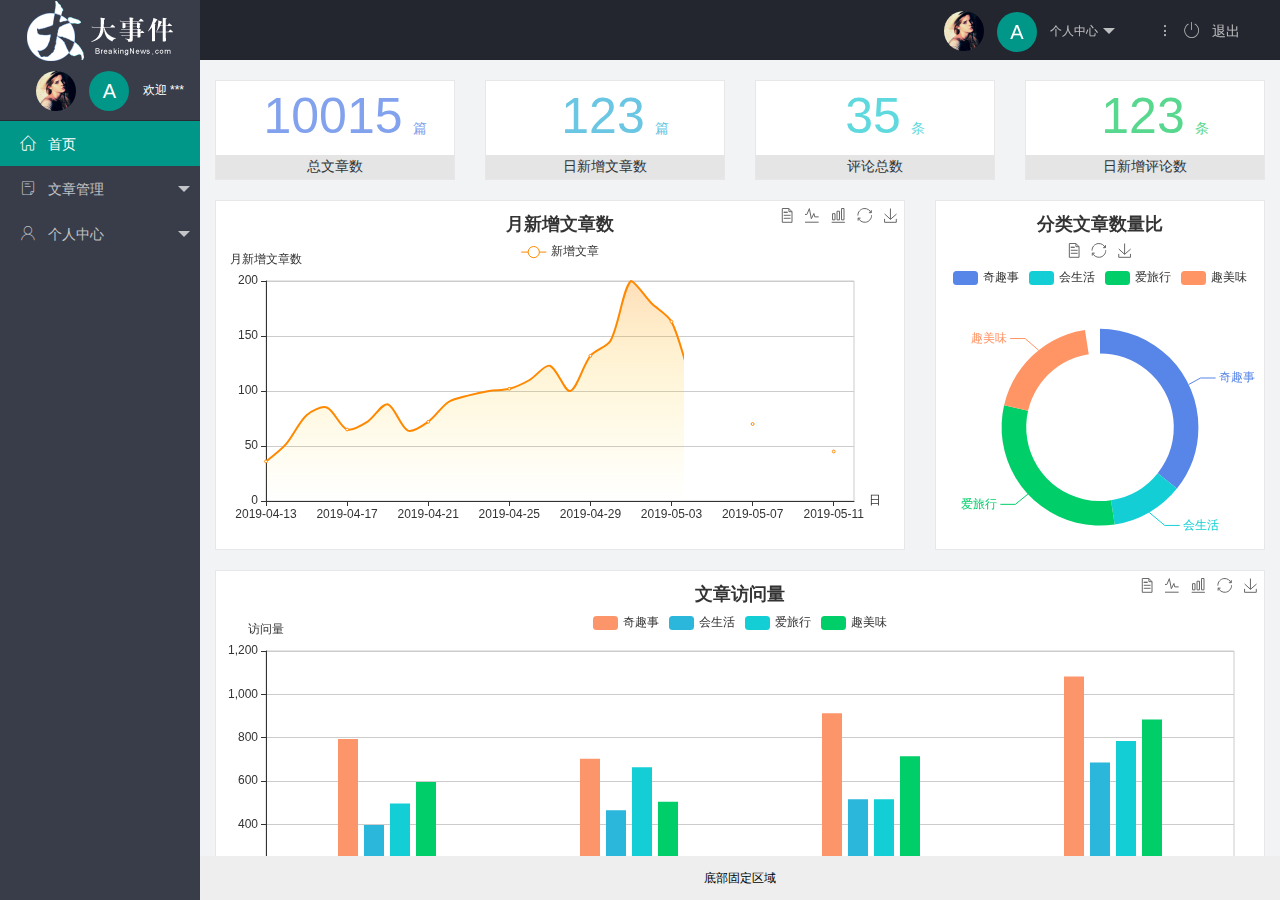
<file: index.html>
<!DOCTYPE html>
<html lang="en">
  <head>
    <meta charset="UTF-8" />
    <meta name="viewport" content="width=device-width, initial-scale=1.0" />
    <title>后台主页</title>
    <!-- 导入layui的样式表 -->
    <link rel="stylesheet" href="/assets/lib/layui/css/layui.css" />
    <!-- 导入自定义的css样式表 -->
    <link rel="stylesheet" href="/assets/css/index.css" />
    <!-- 导入阿里巴巴矢量图标库 -->
    <link rel="stylesheet" href="/assets/fonts/iconfont.css" />
  </head>
  <body>
    <div class="layui-layout layui-layout-admin">
      <div class="layui-header">
        <div class="layui-logo layui-hide-xs layui-bg-black">
          <img src="./assets/images/logo.png" alt="" />
        </div>
        <!-- 头部区域（可配合layui 已有的水平导航） -->
        <ul class="layui-nav layui-layout-right">
          <li class="layui-nav-item layui-hide layui-show-md-inline-block">
            <a href="javascript:;" class="userinfo">
              <img src="./assets/images/sample.jpg" class="layui-nav-img" />
              <span class="text-avatar">A</span>
              个人中心
            </a>
            <dl class="layui-nav-child">
              <dd>
                <a href="/user/user_info.html" target="fm">基础资料</a>
              </dd>
              <dd>
                <a href="/user/user_avatar.html" target="fm">更换头像</a>
              </dd>
              <dd>
                <a href="/user/user_pwd.html" target="fm">重置密码</a>
              </dd>
            </dl>
          </li>
          <li class="layui-nav-item" lay-header-event="menuRight" lay-unselect>
            <!-- 阻止a连接的默认跳转行为 -->
            <a href="javascript:;" id="btnLogout">
              <i class="layui-icon layui-icon-more-vertical"></i>
              <span class="iconfont icon-tuichu"></span>
              退出
            </a>
          </li>
        </ul>
      </div>

      <div class="layui-side layui-bg-black">
        <div class="layui-side-scroll">
          <!-- 左侧导航区域-头像区域 -->
          <div class="userinfo">
            <img src="./assets/images/sample.jpg" class="layui-nav-img" />
            <!-- 默认头像 -->
            <span class="text-avatar">A</span>
            <span id="welcome">欢迎 ***</span>
          </div>
          <!-- 左侧导航区域（可配合layui已有的垂直导航） -->
          <ul class="layui-nav layui-nav-tree" lay-shrink="all">
            <li class="layui-nav-item layui-this">
              <a class="" href="/home/dashboard.html" target="fm">
                <span class="iconfont icon-home"></span>
                首页</a
              >
            </li>
            <li class="layui-nav-item">
              <a href="javascript:;">
                <span class="iconfont icon-16"></span>
                文章管理</a
              >
              <dl class="layui-nav-child">
                <dd>
                  <a href="/article/art_cate.html" target="fm">
                    <i class="layui-icon layui-icon-app"></i>
                    文章类别</a
                  >
                </dd>
                <dd>
                  <a href="/article/art_list.html" target="fm">
                    <i class="layui-icon layui-icon-app"></i>
                    文章列表</a
                  >
                </dd>
                <dd>
                  <a href="/article/art_pub.html" target="fm">
                    <i class="layui-icon layui-icon-app"></i>
                    发表文章</a
                  >
                </dd>
              </dl>
            </li>
            <li class="layui-nav-item">
              <a href="javascript:;">
                <span class="iconfont icon-user"></span>
                个人中心</a
              >
              <dl class="layui-nav-child">
                <dd>
                  <a href="/user/user_info.html" target="fm">
                    <i class="layui-icon layui-icon-app"></i>
                    基本资料</a
                  >
                </dd>
                <dd>
                  <a href="/user/user_avatar.html" target="fm">
                    <i class="layui-icon layui-icon-app"></i>
                    更换头像</a
                  >
                </dd>
                <dd>
                  <a href="/user/user_pwd.html" target="fm">
                    <i class="layui-icon layui-icon-app"></i>
                    重置密码</a
                  >
                </dd>
              </dl>
            </li>
          </ul>
        </div>
      </div>

      <div class="layui-body">
        <!-- 内容主体区域 -->
        <iframe
          name="fm"
          src="/home/dashboard.html"
          frameborder="0"
        ></iframe>
      </div>

      <div class="layui-footer">
        <!-- 底部固定区域 -->
        底部固定区域
      </div>
    </div>
    <!-- 导出layui的js文件 -->
    <script src="/assets/lib/layui/layui.all.js"></script>
    <!-- 导入jQuery文件 -->
    <script src="/assets/lib/jquery.js"></script>
    <!-- 导入自己的js 文件 -->
    <script src="/assets/js/index.js"></script>
    <!-- 导入自己封装的baseApi -->
    <script src="/assets/js/baseApi.js"></script>
  </body>
</html>
</file>
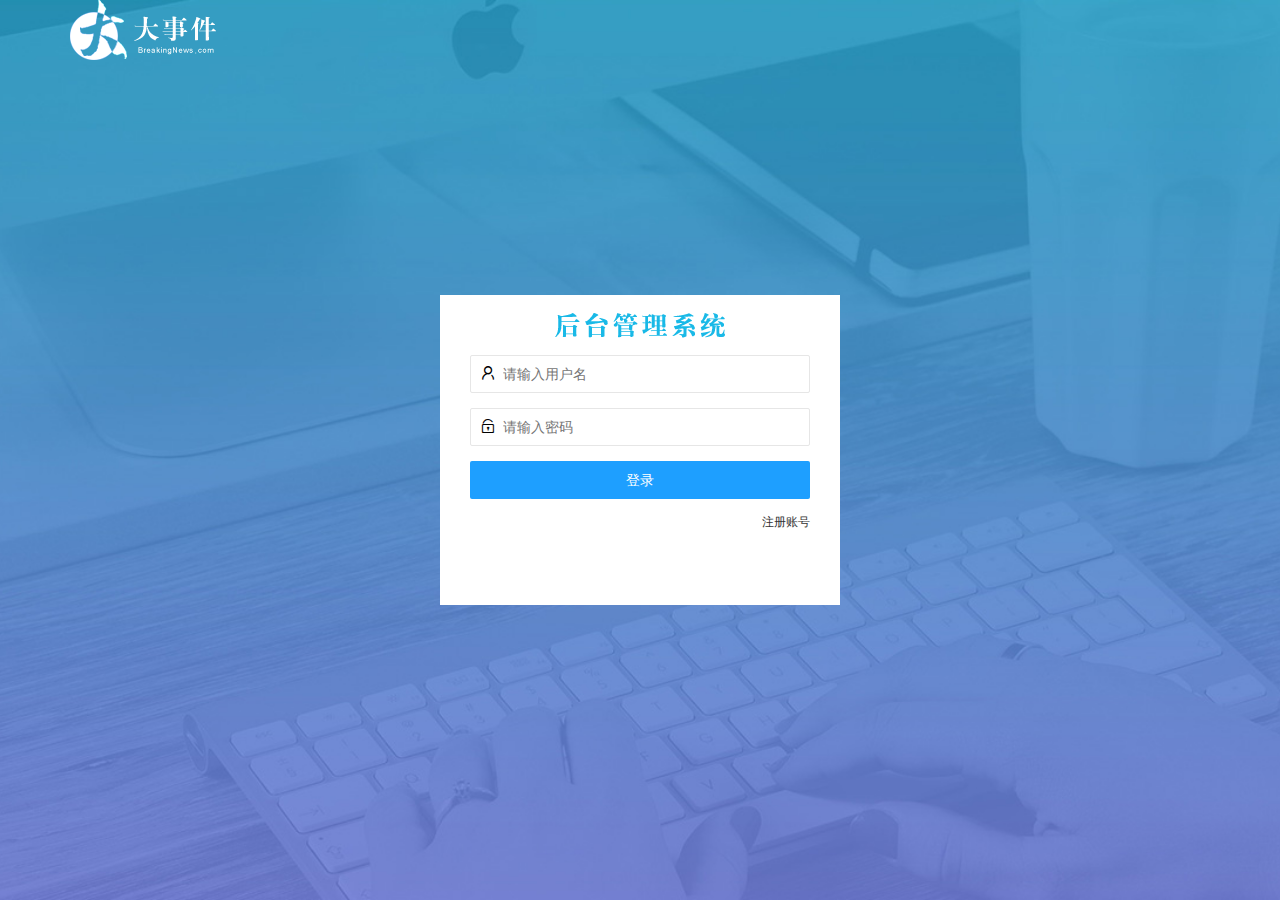
<file: login.html>
<!DOCTYPE html>
<html lang="en">
  <head>
    <meta charset="UTF-8" />
    <meta name="viewport" content="width=device-width, initial-scale=1.0" />
    <title>大事件-登录/注册</title>
    <link rel="stylesheet" href="/assets/lib/layui/css/layui.css" />
    <link rel="stylesheet" href="/assets/css/login.css" />
  </head>
  <body>
    <!-- 头部logo区域 -->
    <div class="layui-main">
      <img src="/assets/images/logo.png" alt="" />
    </div>

    <!-- 登录注册区域 -->
    <div class="loginAndRegBox">
      <div class="title-box"></div>
      <!-- 登录区域 -->
      <!-- javascript:;是为了防止a标签的默认行为，即跳转到当前页面 -->
      <div class="login-box">
        <!-- 登录的表单 -->
        <form class="layui-form" id="form_login" >
          <!-- 用户名 -->
          <div class="layui-form-item">
            <i class="layui-icon layui-icon-username"></i>
            <input
              type="text"
              name="username"
              required
              lay-verify="required"
              placeholder="请输入用户名"
              autocomplete="off"
              class="layui-input"
            />
          </div>
          <!-- 密码 -->
          <div class="layui-form-item">
            <i class="layui-icon layui-icon-password"></i>
            <input
              type="password"
              name="password"
              required
              lay-verify="required|pwd"
              placeholder="请输入密码"
              autocomplete="off"
              class="layui-input"
            />
          </div>
          <!-- 登录按钮 -->
          <div class="layui-form-item">
            <!-- 注意提交按钮和普通按钮的区别:有无lay-submit属性 -->
            <button
              class="layui-btn layui-btn-fluid layui-btn-normal"
              lay-submit
              lay-filter="formDemo">
              登录
            </button>
          </div>
          <div class="layui-form-item links">
            <a href="javascript:;" id="link_reg">注册账号</a>
          </div>
        </form>
      </div>
      <!-- 注册区域 -->
      <div class="reg-box">
        <!-- 注册的表单 -->
        <form class="layui-form" id="form_reg">
          <!-- 用户名 -->
          <div class="layui-form-item">
            <i class="layui-icon layui-icon-username"></i>
            <input
              type="text"
              name="username"
              required
              lay-verify="required|username"
              placeholder="请输入用户名"
              autocomplete="off"
              class="layui-input"
            />
          </div>
          <!-- 密码 -->
          <div class="layui-form-item">
            <i class="layui-icon layui-icon-password"></i>
            <input
              type="password"
              name="password"
              required
              lay-verify="required|pwd"
              placeholder="请输入密码"
              autocomplete="off"
              class="layui-input"
            />
          </div>
          <!-- 确认密码 -->
          <div class="layui-form-item">
            <i class="layui-icon layui-icon-password"></i>
            <input
              type="password"
              name="repassword"
              required
              lay-verify="required|pwd|repwd"
              placeholder="再次确认密码"
              autocomplete="off"
              class="layui-input"
            />
          </div>
          <!-- 注册按钮 -->
          <div class="layui-form-item">
            <!-- 注意提交按钮和普通按钮的区别:有无lay-submit属性 -->
            <button
              class="layui-btn layui-btn-fluid layui-btn-normal"
              lay-submit
              lay-filter="formDemo"
            >
              注册
            </button>
          </div>
          <div class="layui-form-item links">
            <a href="javascript:;" id="link_login">去登录</a>
          </div>
        </form>
      </div>
    </div>
    <!-- 导入layui.js -->
    <script src="/assets/lib/layui/layui.all.js" ></script>
    <!-- 导入jQuery -->
    <script src="/assets/lib/jquery.js"></script>
    <!-- 导入自己的封装的api文件 -->
    <script src="/assets/js/baseApi.js"></script>
    <!-- 导入自己的javascript文件 -->
    <script src="/assets/js/login.js"></script>
  </body>
</html>
</file>
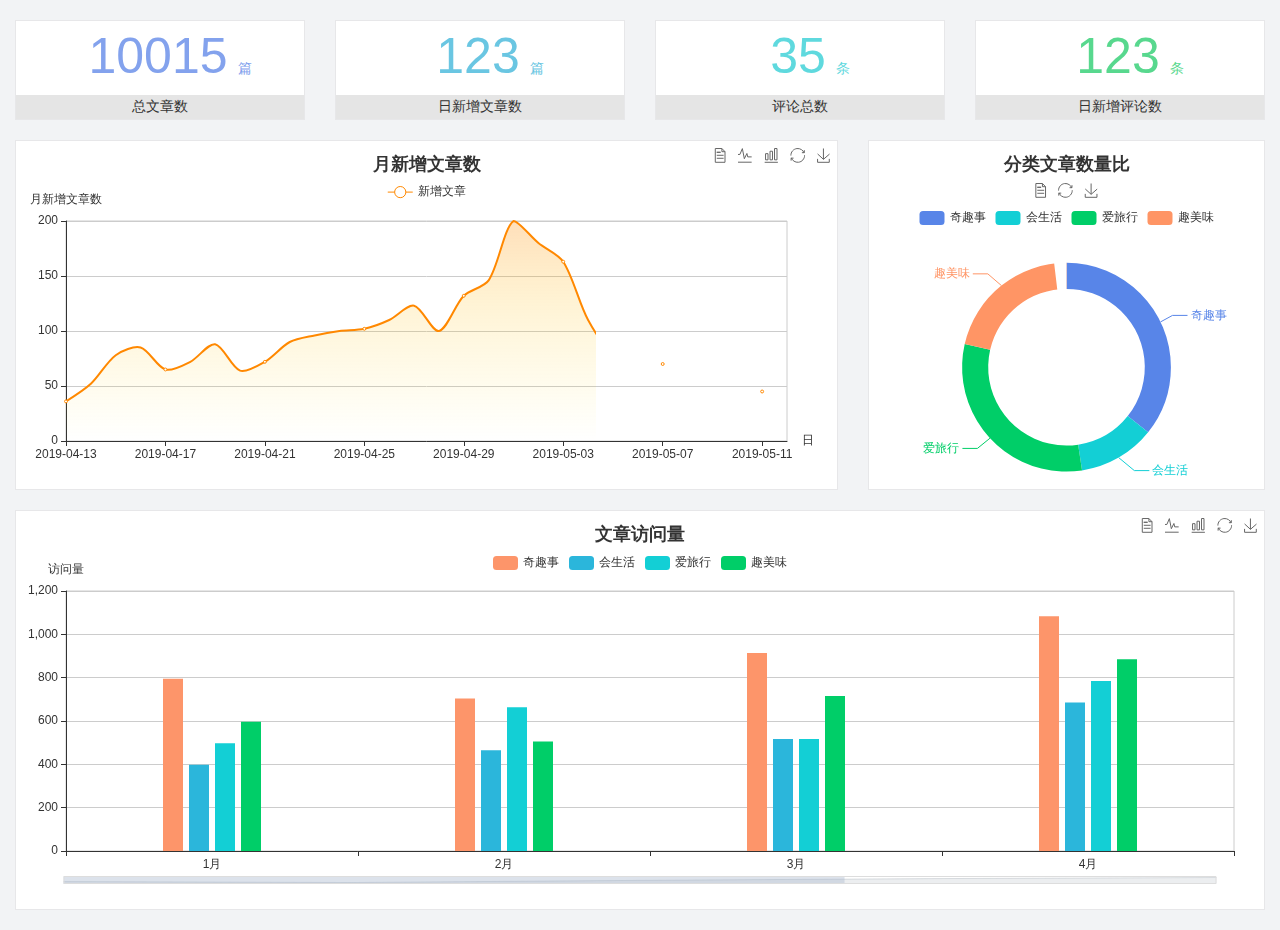
<file: home/dashboard.html>
<!DOCTYPE html>
<html lang="en">

<head>
  <meta charset="UTF-8">
  <meta name="viewport" content="width=device-width, initial-scale=1.0">
  <meta http-equiv="X-UA-Compatible" content="ie=edge">
  <title>图表统计</title>
  <link rel="stylesheet" href="../assets/lib/bootstrap.css" />
  <link rel="stylesheet" href="../assets/lib/main.css" />
  <script src="../assets/lib/jquery.js"></script>
  <script type="text/javascript" src="../assets/lib/echarts.min.js"></script>
</head>

<body>
  <div class="container-fluid">
    <div class="row spannel_list">
      <div class="col-sm-3 col-xs-6">
        <div class="spannel">
          <em>10015</em><span>篇</span>
          <b>总文章数</b>
        </div>
      </div>
      <div class="col-sm-3 col-xs-6">
        <div class="spannel scolor01">
          <em>123</em><span>篇</span>
          <b>日新增文章数</b>
        </div>
      </div>
      <div class="col-sm-3 col-xs-6">
        <div class="spannel scolor02">
          <em>35</em><span>条</span>
          <b>评论总数</b>
        </div>
      </div>
      <div class="col-sm-3 col-xs-6">
        <div class="spannel scolor03">
          <em>123</em><span>条</span>
          <b>日新增评论数</b>
        </div>
      </div>
    </div>
  </div>

  <div class="container-fluid">
    <div class="row curve-pie">
      <div class="col-lg-8 col-md-8">
        <div class="gragh_pannel" id="curve_show"></div>
      </div>
      <div class="col-lg-4 col-md-4">
        <div class="gragh_pannel" id="pie_show"></div>
      </div>
    </div>
  </div>

  <div class="container-fluid">
    <div class="column_pannel" id="column_show"></div>
  </div>

  <script>
    var oChart = echarts.init(document.getElementById('curve_show'));
    var aList_all = [
      { 'count': 36, 'date': '2019-04-13' },
      { 'count': 52, 'date': '2019-04-14' },
      { 'count': 78, 'date': '2019-04-15' },
      { 'count': 85, 'date': '2019-04-16' },
      { 'count': 65, 'date': '2019-04-17' },
      { 'count': 72, 'date': '2019-04-18' },
      { 'count': 88, 'date': '2019-04-19' },
      { 'count': 64, 'date': '2019-04-20' },
      { 'count': 72, 'date': '2019-04-21' },
      { 'count': 90, 'date': '2019-04-22' },
      { 'count': 96, 'date': '2019-04-23' },
      { 'count': 100, 'date': '2019-04-24' },
      { 'count': 102, 'date': '2019-04-25' },
      { 'count': 110, 'date': '2019-04-26' },
      { 'count': 123, 'date': '2019-04-27' },
      { 'count': 100, 'date': '2019-04-28' },
      { 'count': 132, 'date': '2019-04-29' },
      { 'count': 146, 'date': '2019-04-30' },
      { 'count': 200, 'date': '2019-05-01' },
      { 'count': 180, 'date': '2019-05-02' },
      { 'count': 163, 'date': '2019-05-03' },
      { 'count': 110, 'date': '2019-05-04' },
      { 'count': 80, 'date': '2019-05-05' },
      { 'count': 82, 'date': '2019-05-06' },
      { 'count': 70, 'date': '2019-05-07' },
      { 'count': 65, 'date': '2019-05-08' },
      { 'count': 54, 'date': '2019-05-09' },
      { 'count': 40, 'date': '2019-05-10' },
      { 'count': 45, 'date': '2019-05-11' },
      { 'count': 38, 'date': '2019-05-12' },
    ];

    let aCount = [];
    let aDate = [];

    for (var i = 0; i < aList_all.length; i++) {
      aCount.push(aList_all[i].count);
      aDate.push(aList_all[i].date);
    }

    var chartopt = {
      title: {
        text: '月新增文章数',
        left: 'center',
        top: '10'
      },
      tooltip: {
        trigger: 'axis'
      },
      legend: {
        data: ['新增文章'],
        top: '40'
      },
      toolbox: {
        show: true,
        feature: {
          mark: { show: true },
          dataView: { show: true, readOnly: false },
          magicType: { show: true, type: ['line', 'bar'] },
          restore: { show: true },
          saveAsImage: { show: true }
        }
      },
      calculable: true,
      xAxis: [
        {
          name: '日',
          type: 'category',
          boundaryGap: false,
          data: aDate
        }
      ],
      yAxis: [
        {
          name: '月新增文章数',
          type: 'value'
        }
      ],
      series: [
        {
          name: '新增文章',
          type: 'line',
          smooth: true,
          itemStyle: { normal: { areaStyle: { type: 'default' }, color: '#f80' }, lineStyle: { color: '#f80' } },
          data: aCount
        }],
      areaStyle: {
        normal: {
          color: new echarts.graphic.LinearGradient(0, 0, 0, 1, [{
            offset: 0,
            color: 'rgba(255,136,0,0.39)'
          }, {
            offset: .34,
            color: 'rgba(255,180,0,0.25)'
          }, {
            offset: 1,
            color: 'rgba(255,222,0,0.00)'
          }])

        }
      },
      grid: {
        show: true,
        x: 50,
        x2: 50,
        y: 80,
        height: 220
      }
    };

    oChart.setOption(chartopt);


    var oPie = echarts.init(document.getElementById('pie_show'));
    var oPieopt =
    {
      title: {
        top: 10,
        text: '分类文章数量比',
        x: 'center'
      },
      tooltip: {
        trigger: 'item',
        formatter: "{a} <br/>{b} : {c} ({d}%)"
      },
      color: ['#5885e8', '#13cfd5', '#00ce68', '#ff9565'],
      legend: {
        x: 'center',
        top: 65,
        data: ['奇趣事', '会生活', '爱旅行', '趣美味']
      },
      toolbox: {
        show: true,
        x: 'center',
        top: 35,
        feature: {
          mark: { show: true },
          dataView: { show: true, readOnly: false },
          magicType: {
            show: true,
            type: ['pie', 'funnel'],
            option: {
              funnel: {
                x: '25%',
                width: '50%',
                funnelAlign: 'left',
                max: 1548
              }
            }
          },
          restore: { show: true },
          saveAsImage: { show: true }
        }
      },
      calculable: true,
      series: [
        {
          name: '访问来源',
          type: 'pie',
          radius: ['45%', '60%'],
          center: ['50%', '65%'],
          data: [
            { value: 300, name: '奇趣事' },
            { value: 100, name: '会生活' },
            { value: 260, name: '爱旅行' },
            { value: 180, name: '趣美味' }
          ]
        }
      ]
    };
    oPie.setOption(oPieopt);



    var oColumn = this.echarts.init(document.getElementById('column_show'));
    var oColumnopt =
    {
      title: {
        text: '文章访问量',
        left: 'center',
        top: '10'
      },
      tooltip: {
        trigger: 'axis'
      },
      legend: {
        data: ['奇趣事', '会生活', '爱旅行', '趣美味'],
        top: '40'
      },
      toolbox: {
        show: true,
        feature: {
          mark: { show: true },
          dataView: { show: true, readOnly: false },
          magicType: { show: true, type: ['line', 'bar'] },
          restore: { show: true },
          saveAsImage: { show: true }
        }
      },
      calculable: true,
      xAxis: [
        {
          type: 'category',
          data: ['1月', '2月', '3月', '4月', '5月']
        }
      ],
      yAxis: [
        {
          name: '访问量',
          type: 'value'
        }
      ],
      series: [
        {
          name: '奇趣事',
          type: 'bar',
          barWidth: 20,
          itemStyle: {
            normal: { areaStyle: { type: 'default' }, color: '#fd956a' }
          },
          data: [800, 708, 920, 1090, 1200]
        },
        {
          name: '会生活',
          type: 'bar',
          barWidth: 20,
          itemStyle: {
            normal: { areaStyle: { type: 'default' }, color: '#2bb6db' }
          },
          data: [400, 468, 520, 690, 800]
        },
        {
          name: '爱旅行',
          type: 'bar',
          barWidth: 20,
          itemStyle: {
            normal: { areaStyle: { type: 'default' }, color: '#13cfd5' }
          },
          data: [500, 668, 520, 790, 900]
        },
        {
          name: '趣美味',
          type: 'bar',
          barWidth: 20,
          itemStyle: {
            normal: { areaStyle: { type: 'default' }, color: '#00ce68' }
          },
          data: [600, 508, 720, 890, 1000]
        }
      ],
      grid: {
        show: true,
        x: 50,
        x2: 30,
        y: 80,
        height: 260
      },
      dataZoom: [//给x轴设置滚动条
        {
          start: 0,//默认为0
          end: 100 - 1000 / 31,//默认为100
          type: 'slider',
          show: true,
          xAxisIndex: [0],
          handleSize: 0,//滑动条的 左右2个滑动条的大小
          height: 8,//组件高度
          left: 45, //左边的距离
          right: 50,//右边的距离
          bottom: 26,//右边的距离
          handleColor: '#ddd',//h滑动图标的颜色
          handleStyle: {
            borderColor: "#cacaca",
            borderWidth: "1",
            shadowBlur: 2,
            background: "#ddd",
            shadowColor: "#ddd",
          }
        }]
    };
    oColumn.setOption(oColumnopt);
  </script>
</body>

</html>
</file>
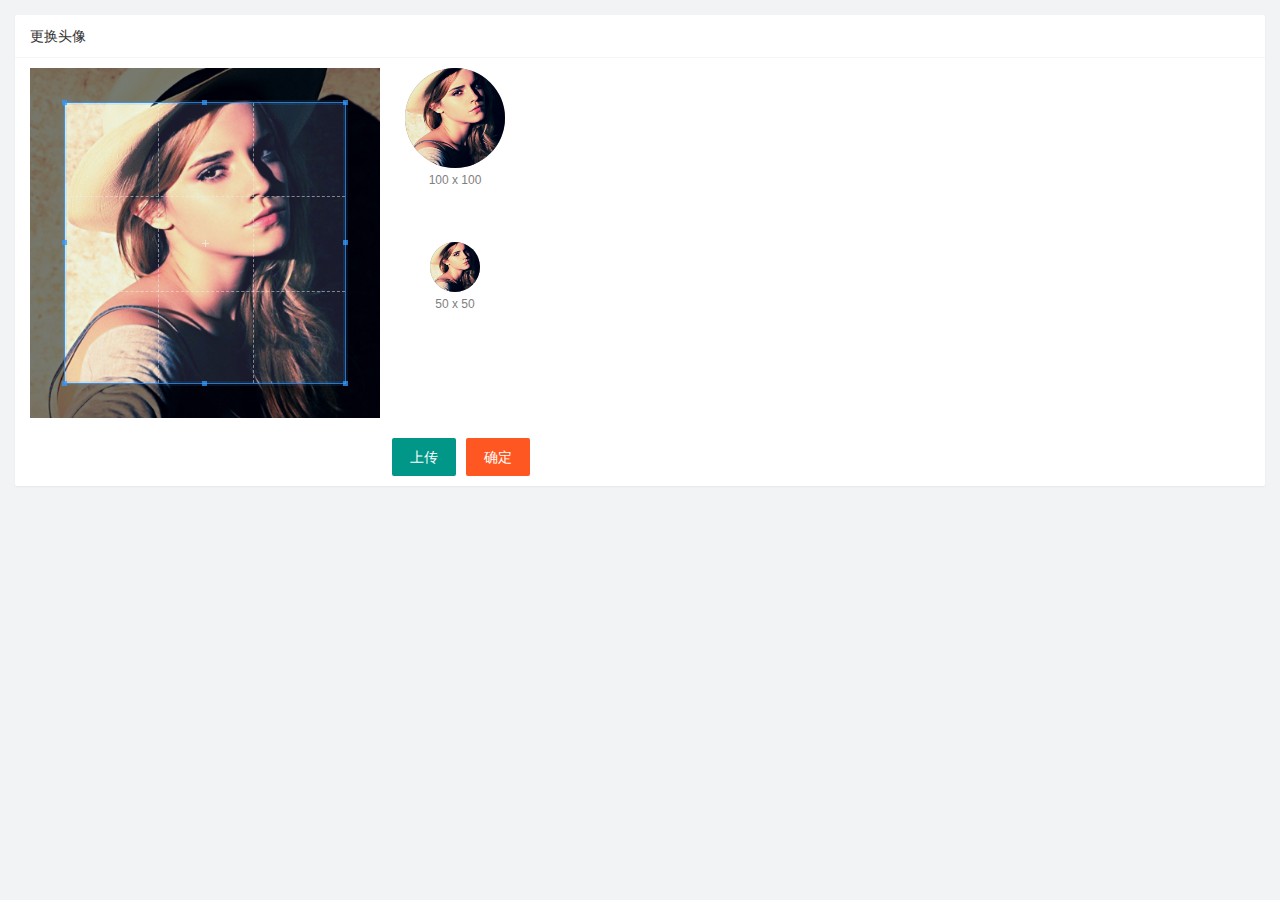
<file: user/user_avatar.html>
<!DOCTYPE html>
<html lang="en">
  <head>
    <meta charset="UTF-8" />
    <meta name="viewport" content="width=device-width, initial-scale=1.0" />
    <title>Document</title>
    <!-- 导入layui的样式表 -->
    <link rel="stylesheet" href="/assets/lib/layui/css/layui.css" />
    <!-- 导入自定义的css样式表 -->
    <link rel="stylesheet" href="/assets/css/user/user_avatar.css" />
    <!-- 导入阿里巴巴矢量图标库 -->
    <link rel="stylesheet" href="/assets/fonts/iconfont.css" />
    <!-- 导入cropper样式表 -->
    <link rel="stylesheet" href="/assets/lib/cropper/cropper.css" />
  </head>
  <body>
    <!-- 卡片区域 -->
    <div class="layui-card">
      <div class="layui-card-header">更换头像</div>
      <div class="layui-card-body">
        <!-- 第一行的图片裁剪和预览区域 -->
        <div class="row1">
          <!-- 图片裁剪区域 -->
          <div class="cropper-box">
            <!-- 这个 img 标签很重要，将来会把它初始化为裁剪区域 -->
            <img id="image" src="/assets/images/sample.jpg" />
          </div>
          <!-- 图片的预览区域 -->
          <div class="preview-box">
            <div>
              <!-- 宽高为 100px 的预览区域 -->
              <div class="img-preview w100"></div>
              <p class="size">100 x 100</p>
            </div>
            <div>
              <!-- 宽高为 50px 的预览区域 -->
              <div class="img-preview w50"></div>
              <p class="size">50 x 50</p>
            </div>
          </div>
        </div>

        <!-- 第二行的按钮区域 -->
        <div class="row2">
            <!-- 通过 accept 属性限制上传文件的类型 -->
          <input type="file" id="file" accept="image/png,image/jpeg">
          <button type="button" class="layui-btn" id="btnChooseImage">上传</button>
          <button type="button" class="layui-btn layui-btn-danger" id="btnUploadImage">确定</button>
        </div>
      </div>
    </div>
    <!-- 导出layui的js文件 -->
    <script src="/assets/lib/layui/layui.all.js"></script>
    <!-- 导入jQuery文件 -->
    <script src="/assets/lib/jquery.js"></script>
    <!-- 导入cropper文件 -->
    <script src="/assets/lib/cropper/Cropper.js"></script>
    <script src="/assets/lib/cropper/jquery-cropper.js"></script>
    <!-- 导入自己封装的baseApi -->
    <script src="/assets/js/baseApi.js"></script>
    <!-- 导入自己的js 文件 -->
    <script src="/assets/js/user/user_avatar.js"></script>
  </body>
</html>
</file>
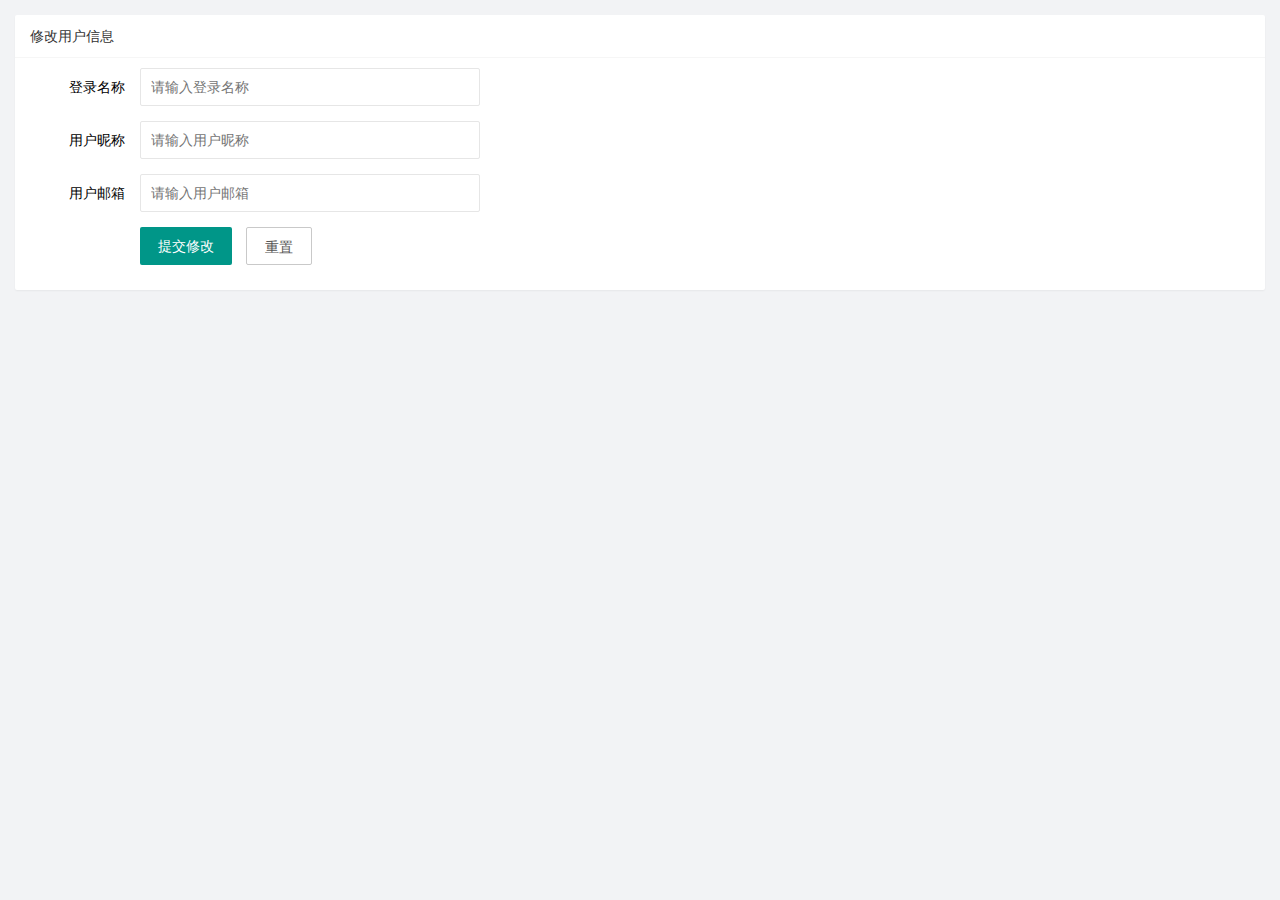
<file: user/user_info.html>
<!DOCTYPE html>
<html lang="en">
  <head>
    <meta charset="UTF-8" />
    <meta name="viewport" content="width=device-width, initial-scale=1.0" />
    <title>个人信息</title>
    <!-- 导入layui的样式表 -->
    <link rel="stylesheet" href="/assets/lib/layui/css/layui.css" />
    <!-- 导入自定义的css样式表 -->
    <link rel="stylesheet" href="/assets/css/user/user_info.css" />
    <!-- 导入阿里巴巴矢量图标库 -->
    <link rel="stylesheet" href="/assets/fonts/iconfont.css" />
  </head>
  <body>
    <div class="layui-card">
      <div class="layui-card-header">修改用户信息</div>
      <div class="layui-card-body">
        <form class="layui-form" lay-filter="formUserInfo">
          <!-- 隐藏域 -->
          <input type="hidden" name="id" value=""/>
          <div class="layui-form-item">
            <label class="layui-form-label">登录名称</label>
            <div class="layui-input-block">
              <input
                type="text"
                name="username"
                required
                lay-verify="required"
                placeholder="请输入登录名称"
                autocomplete="off"
                class="layui-input"
                readonly
              />
            </div>
          </div>
          <div class="layui-form-item">
            <label class="layui-form-label">用户昵称</label>
            <div class="layui-input-block">
              <input
                type="text"
                name="nickname"
                required
                lay-verify="required|nickname"
                placeholder="请输入用户昵称"
                autocomplete="off"
                class="layui-input"
              />
            </div>
          </div>
          <div class="layui-form-item">
            <label class="layui-form-label">用户邮箱</label>
            <div class="layui-input-block">
              <input
                type="text"
                name="email"
                required
                lay-verify="required|email"
                placeholder="请输入用户邮箱"
                autocomplete="off"
                class="layui-input"
              />
            </div>
          </div>

          <!-- 按钮 -->
          <div class="layui-form-item">
            <div class="layui-input-block">
              <button class="layui-btn" lay-submit lay-filter="formDemo">
                提交修改
              </button>
              <button type="reset" class="layui-btn layui-btn-primary" id="btnReset">
                重置
              </button>
            </div>
          </div>
        </form>
      </div>
    </div>
    <!-- 导出layui的js文件 -->
    <script src="/assets/lib/layui/layui.all.js"></script>
    <!-- 导入jQuery文件 -->
    <script src="/assets/lib/jquery.js"></script>
    <!-- 导入自己封装的baseApi -->
    <script src="/assets/js/baseApi.js"></script>
    <!-- 导入自己的js 文件 -->
    <script src="/assets/js/user/user_info.js"></script>
  </body>
</html>
</file>
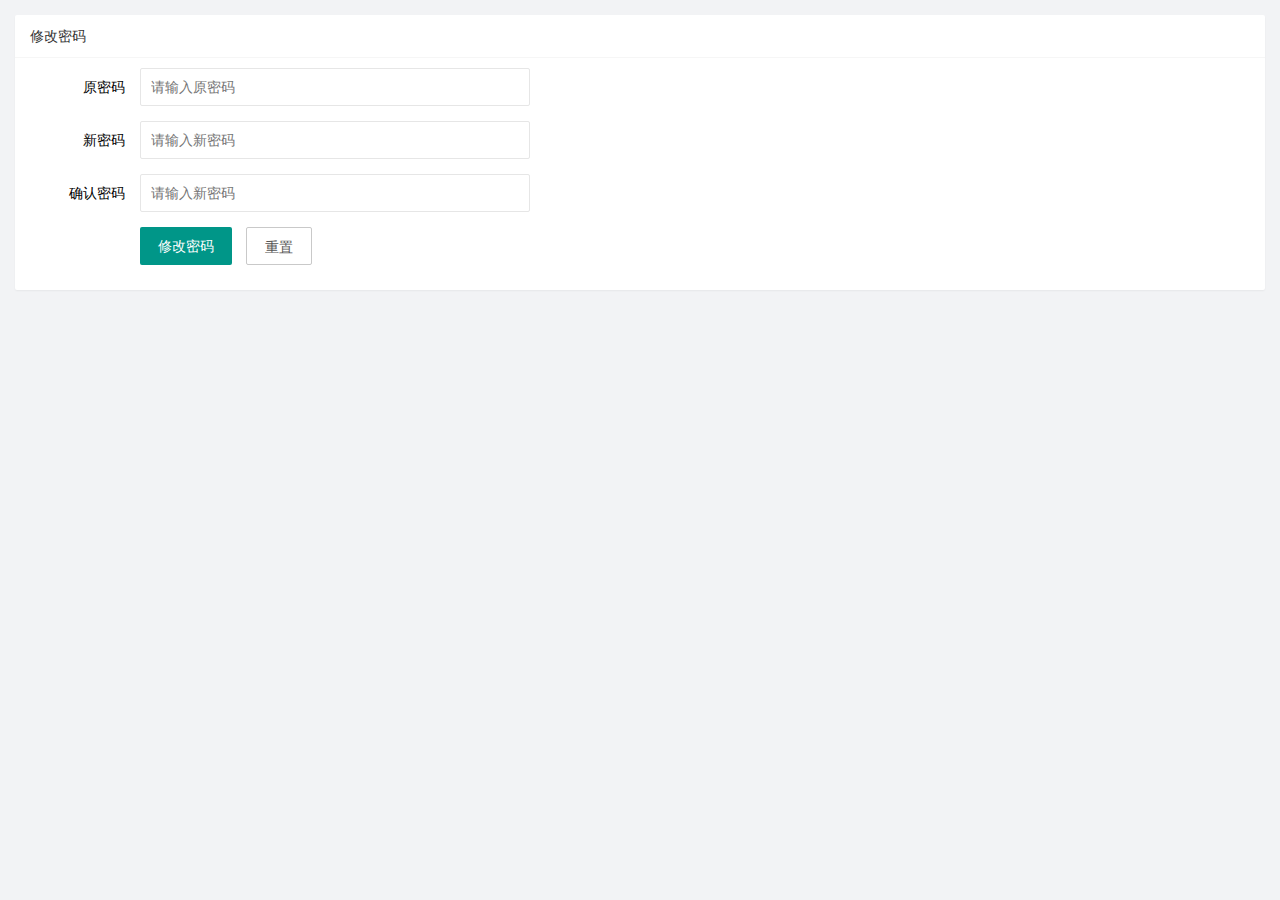
<file: user/user_pwd.html>
<!DOCTYPE html>
<html lang="en">
  <head>
    <meta charset="UTF-8" />
    <meta name="viewport" content="width=device-width, initial-scale=1.0" />
    <title>Document</title>
    <!-- 导入layui的样式表 -->
    <link rel="stylesheet" href="/assets/lib/layui/css/layui.css" />
    <!-- 导入自定义的css样式表 -->
    <link rel="stylesheet" href="/assets/css/user/user_pwd.css" />
    <!-- 导入阿里巴巴矢量图标库 -->
    <link rel="stylesheet" href="/assets/fonts/iconfont.css" />
  </head>
  <body>
    <!-- 卡片区域 -->
    <div class="layui-card">
      <div class="layui-card-header">修改密码</div>
      <div class="layui-card-body">
        <form class="layui-form" lay-filter="formUserInfo">
          <!-- 隐藏域
          <input type="hidden" name="id" value=""/> -->
          <div class="layui-form-item">
            <label class="layui-form-label">原密码</label>
            <div class="layui-input-block">
              <input
                type="password"
                name="old_pwd"
                required
                lay-verify="required|pwd"
                placeholder="请输入原密码"
                autocomplete="off"
                class="layui-input"
              />
            </div>
          </div>
          <div class="layui-form-item">
            <label class="layui-form-label">新密码</label>
            <div class="layui-input-block">
              <input
                type="password"
                name="new_pwd"
                required
                lay-verify="required|pwd|samePwd"
                placeholder="请输入新密码"
                autocomplete="off"
                class="layui-input"
              />
            </div>
          </div>
          <div class="layui-form-item">
            <label class="layui-form-label">确认密码</label>
            <div class="layui-input-block">
              <input
                type="password"
                name="re_pwd"
                required
                lay-verify="required|pwd|rePwd"
                placeholder="请输入新密码"
                autocomplete="off"
                class="layui-input"
              />
            </div>
          </div>

          <!-- 按钮 -->
          <div class="layui-form-item">
            <div class="layui-input-block">
              <button class="layui-btn" lay-submit lay-filter="formDemo">
                修改密码
              </button>
              <button
                type="reset"
                class="layui-btn layui-btn-primary"
                id="btnReset"
              >
                重置
              </button>
            </div>
          </div>
        </form>
      </div>
    </div>
        <!-- 导出layui的js文件 -->
    <script src="/assets/lib/layui/layui.all.js"></script>
    <!-- 导入jQuery文件 -->
    <script src="/assets/lib/jquery.js"></script>
    <!-- 导入自己封装的baseApi -->
    <script src="/assets/js/baseApi.js"></script>
    <!-- 导入自己的js 文件 -->
    <script src="/assets/js/user/user_pwd.js"></script>
  </body>
</html>
</file>
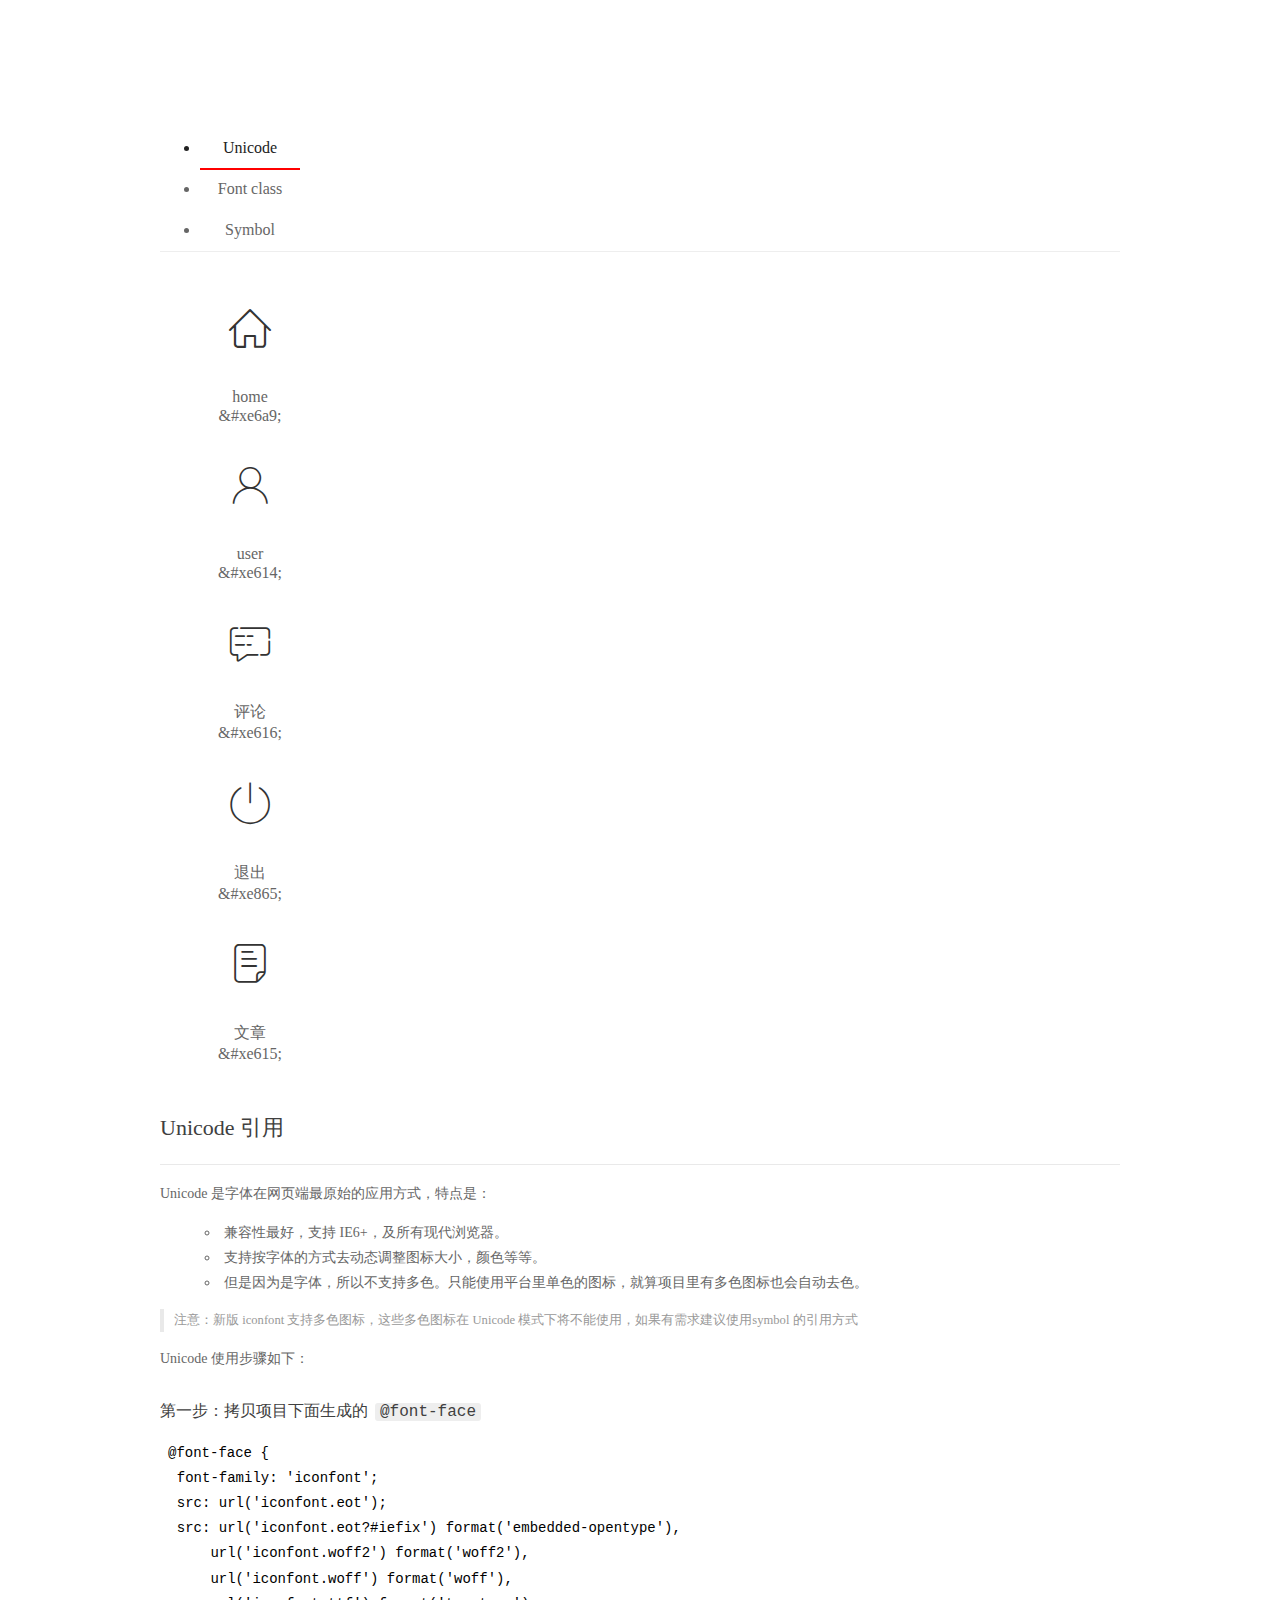
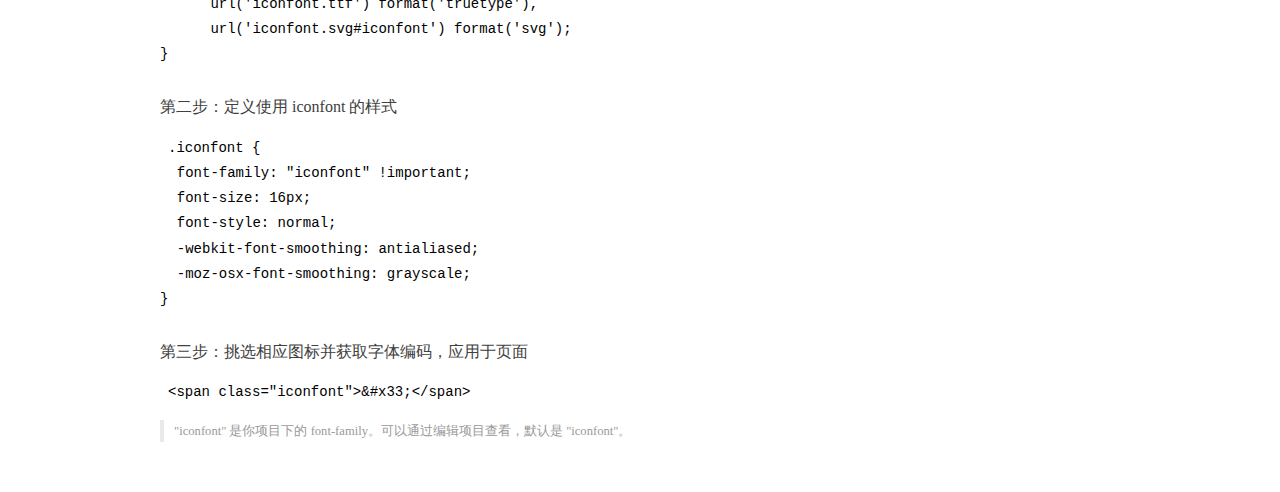
<file: assets/fonts/demo_index.html>
<!DOCTYPE html>
<html>
<head>
  <meta charset="utf-8"/>
  <title>IconFont Demo</title>
  <link rel="shortcut icon" href="https://gtms04.alicdn.com/tps/i4/TB1_oz6GVXXXXaFXpXXJDFnIXXX-64-64.ico" type="image/x-icon"/>
  <link rel="stylesheet" href="https://g.alicdn.com/thx/cube/1.3.2/cube.min.css">
  <link rel="stylesheet" href="demo.css">
  <link rel="stylesheet" href="iconfont.css">
  <script src="iconfont.js"></script>
  <!-- jQuery -->
  <script src="https://a1.alicdn.com/oss/uploads/2018/12/26/7bfddb60-08e8-11e9-9b04-53e73bb6408b.js"></script>
  <!-- 代码高亮 -->
  <script src="https://a1.alicdn.com/oss/uploads/2018/12/26/a3f714d0-08e6-11e9-8a15-ebf944d7534c.js"></script>
</head>
<body>
  <div class="main">
    <h1 class="logo"><a href="https://www.iconfont.cn/" title="iconfont 首页" target="_blank">&#xe86b;</a></h1>
    <div class="nav-tabs">
      <ul id="tabs" class="dib-box">
        <li class="dib active"><span>Unicode</span></li>
        <li class="dib"><span>Font class</span></li>
        <li class="dib"><span>Symbol</span></li>
      </ul>
      
    </div>
    <div class="tab-container">
      <div class="content unicode" style="display: block;">
          <ul class="icon_lists dib-box">
          
            <li class="dib">
              <span class="icon iconfont">&#xe6a9;</span>
                <div class="name">home</div>
                <div class="code-name">&amp;#xe6a9;</div>
              </li>
          
            <li class="dib">
              <span class="icon iconfont">&#xe614;</span>
                <div class="name">user</div>
                <div class="code-name">&amp;#xe614;</div>
              </li>
          
            <li class="dib">
              <span class="icon iconfont">&#xe616;</span>
                <div class="name">评论</div>
                <div class="code-name">&amp;#xe616;</div>
              </li>
          
            <li class="dib">
              <span class="icon iconfont">&#xe865;</span>
                <div class="name">退出</div>
                <div class="code-name">&amp;#xe865;</div>
              </li>
          
            <li class="dib">
              <span class="icon iconfont">&#xe615;</span>
                <div class="name">文章</div>
                <div class="code-name">&amp;#xe615;</div>
              </li>
          
          </ul>
          <div class="article markdown">
          <h2 id="unicode-">Unicode 引用</h2>
          <hr>

          <p>Unicode 是字体在网页端最原始的应用方式，特点是：</p>
          <ul>
            <li>兼容性最好，支持 IE6+，及所有现代浏览器。</li>
            <li>支持按字体的方式去动态调整图标大小，颜色等等。</li>
            <li>但是因为是字体，所以不支持多色。只能使用平台里单色的图标，就算项目里有多色图标也会自动去色。</li>
          </ul>
          <blockquote>
            <p>注意：新版 iconfont 支持多色图标，这些多色图标在 Unicode 模式下将不能使用，如果有需求建议使用symbol 的引用方式</p>
          </blockquote>
          <p>Unicode 使用步骤如下：</p>
          <h3 id="-font-face">第一步：拷贝项目下面生成的 <code>@font-face</code></h3>
<pre><code class="language-css"
>@font-face {
  font-family: 'iconfont';
  src: url('iconfont.eot');
  src: url('iconfont.eot?#iefix') format('embedded-opentype'),
      url('iconfont.woff2') format('woff2'),
      url('iconfont.woff') format('woff'),
      url('iconfont.ttf') format('truetype'),
      url('iconfont.svg#iconfont') format('svg');
}
</code></pre>
          <h3 id="-iconfont-">第二步：定义使用 iconfont 的样式</h3>
<pre><code class="language-css"
>.iconfont {
  font-family: "iconfont" !important;
  font-size: 16px;
  font-style: normal;
  -webkit-font-smoothing: antialiased;
  -moz-osx-font-smoothing: grayscale;
}
</code></pre>
          <h3 id="-">第三步：挑选相应图标并获取字体编码，应用于页面</h3>
<pre>
<code class="language-html"
>&lt;span class="iconfont"&gt;&amp;#x33;&lt;/span&gt;
</code></pre>
          <blockquote>
            <p>"iconfont" 是你项目下的 font-family。可以通过编辑项目查看，默认是 "iconfont"。</p>
          </blockquote>
          </div>
      </div>
      <div class="content font-class">
        <ul class="icon_lists dib-box">
          
          <li class="dib">
            <span class="icon iconfont icon-home"></span>
            <div class="name">
              home
            </div>
            <div class="code-name">.icon-home
            </div>
          </li>
          
          <li class="dib">
            <span class="icon iconfont icon-user"></span>
            <div class="name">
              user
            </div>
            <div class="code-name">.icon-user
            </div>
          </li>
          
          <li class="dib">
            <span class="icon iconfont icon-pinglun"></span>
            <div class="name">
              评论
            </div>
            <div class="code-name">.icon-pinglun
            </div>
          </li>
          
          <li class="dib">
            <span class="icon iconfont icon-tuichu"></span>
            <div class="name">
              退出
            </div>
            <div class="code-name">.icon-tuichu
            </div>
          </li>
          
          <li class="dib">
            <span class="icon iconfont icon-16"></span>
            <div class="name">
              文章
            </div>
            <div class="code-name">.icon-16
            </div>
          </li>
          
        </ul>
        <div class="article markdown">
        <h2 id="font-class-">font-class 引用</h2>
        <hr>

        <p>font-class 是 Unicode 使用方式的一种变种，主要是解决 Unicode 书写不直观，语意不明确的问题。</p>
        <p>与 Unicode 使用方式相比，具有如下特点：</p>
        <ul>
          <li>兼容性良好，支持 IE8+，及所有现代浏览器。</li>
          <li>相比于 Unicode 语意明确，书写更直观。可以很容易分辨这个 icon 是什么。</li>
          <li>因为使用 class 来定义图标，所以当要替换图标时，只需要修改 class 里面的 Unicode 引用。</li>
          <li>不过因为本质上还是使用的字体，所以多色图标还是不支持的。</li>
        </ul>
        <p>使用步骤如下：</p>
        <h3 id="-fontclass-">第一步：引入项目下面生成的 fontclass 代码：</h3>
<pre><code class="language-html">&lt;link rel="stylesheet" href="./iconfont.css"&gt;
</code></pre>
        <h3 id="-">第二步：挑选相应图标并获取类名，应用于页面：</h3>
<pre><code class="language-html">&lt;span class="iconfont icon-xxx"&gt;&lt;/span&gt;
</code></pre>
        <blockquote>
          <p>"
            iconfont" 是你项目下的 font-family。可以通过编辑项目查看，默认是 "iconfont"。</p>
        </blockquote>
      </div>
      </div>
      <div class="content symbol">
          <ul class="icon_lists dib-box">
          
            <li class="dib">
                <svg class="icon svg-icon" aria-hidden="true">
                  <use xlink:href="#icon-home"></use>
                </svg>
                <div class="name">home</div>
                <div class="code-name">#icon-home</div>
            </li>
          
            <li class="dib">
                <svg class="icon svg-icon" aria-hidden="true">
                  <use xlink:href="#icon-user"></use>
                </svg>
                <div class="name">user</div>
                <div class="code-name">#icon-user</div>
            </li>
          
            <li class="dib">
                <svg class="icon svg-icon" aria-hidden="true">
                  <use xlink:href="#icon-pinglun"></use>
                </svg>
                <div class="name">评论</div>
                <div class="code-name">#icon-pinglun</div>
            </li>
          
            <li class="dib">
                <svg class="icon svg-icon" aria-hidden="true">
                  <use xlink:href="#icon-tuichu"></use>
                </svg>
                <div class="name">退出</div>
                <div class="code-name">#icon-tuichu</div>
            </li>
          
            <li class="dib">
                <svg class="icon svg-icon" aria-hidden="true">
                  <use xlink:href="#icon-16"></use>
                </svg>
                <div class="name">文章</div>
                <div class="code-name">#icon-16</div>
            </li>
          
          </ul>
          <div class="article markdown">
          <h2 id="symbol-">Symbol 引用</h2>
          <hr>

          <p>这是一种全新的使用方式，应该说这才是未来的主流，也是平台目前推荐的用法。相关介绍可以参考这篇<a href="">文章</a>
            这种用法其实是做了一个 SVG 的集合，与另外两种相比具有如下特点：</p>
          <ul>
            <li>支持多色图标了，不再受单色限制。</li>
            <li>通过一些技巧，支持像字体那样，通过 <code>font-size</code>, <code>color</code> 来调整样式。</li>
            <li>兼容性较差，支持 IE9+，及现代浏览器。</li>
            <li>浏览器渲染 SVG 的性能一般，还不如 png。</li>
          </ul>
          <p>使用步骤如下：</p>
          <h3 id="-symbol-">第一步：引入项目下面生成的 symbol 代码：</h3>
<pre><code class="language-html">&lt;script src="./iconfont.js"&gt;&lt;/script&gt;
</code></pre>
          <h3 id="-css-">第二步：加入通用 CSS 代码（引入一次就行）：</h3>
<pre><code class="language-html">&lt;style&gt;
.icon {
  width: 1em;
  height: 1em;
  vertical-align: -0.15em;
  fill: currentColor;
  overflow: hidden;
}
&lt;/style&gt;
</code></pre>
          <h3 id="-">第三步：挑选相应图标并获取类名，应用于页面：</h3>
<pre><code class="language-html">&lt;svg class="icon" aria-hidden="true"&gt;
  &lt;use xlink:href="#icon-xxx"&gt;&lt;/use&gt;
&lt;/svg&gt;
</code></pre>
          </div>
      </div>

    </div>
  </div>
  <script>
  $(document).ready(function () {
      $('.tab-container .content:first').show()

      $('#tabs li').click(function (e) {
        var tabContent = $('.tab-container .content')
        var index = $(this).index()

        if ($(this).hasClass('active')) {
          return
        } else {
          $('#tabs li').removeClass('active')
          $(this).addClass('active')

          tabContent.hide().eq(index).fadeIn()
        }
      })
    })
  </script>
</body>
</html>
</file>
<file: assets/lib/layui/css/layui.css>
/** layui-v2.5.5 MIT License By https://www.layui.com */
 .layui-inline,img{display:inline-block;vertical-align:middle}h1,h2,h3,h4,h5,h6{font-weight:400}.layui-edge,.layui-header,.layui-inline,.layui-main{position:relative}.layui-body,.layui-edge,.layui-elip{overflow:hidden}.layui-btn,.layui-edge,.layui-inline,img{vertical-align:middle}.layui-btn,.layui-disabled,.layui-icon,.layui-unselect{-moz-user-select:none;-webkit-user-select:none;-ms-user-select:none}.layui-elip,.layui-form-checkbox span,.layui-form-pane .layui-form-label{text-overflow:ellipsis;white-space:nowrap}.layui-breadcrumb,.layui-tree-btnGroup{visibility:hidden}blockquote,body,button,dd,div,dl,dt,form,h1,h2,h3,h4,h5,h6,input,li,ol,p,pre,td,textarea,th,ul{margin:0;padding:0;-webkit-tap-highlight-color:rgba(0,0,0,0)}a:active,a:hover{outline:0}img{border:none}li{list-style:none}table{border-collapse:collapse;border-spacing:0}h4,h5,h6{font-size:100%}button,input,optgroup,option,select,textarea{font-family:inherit;font-size:inherit;font-style:inherit;font-weight:inherit;outline:0}pre{white-space:pre-wrap;white-space:-moz-pre-wrap;white-space:-pre-wrap;white-space:-o-pre-wrap;word-wrap:break-word}body{line-height:24px;font:14px Helvetica Neue,Helvetica,PingFang SC,Tahoma,Arial,sans-serif}hr{height:1px;margin:10px 0;border:0;clear:both}a{color:#333;text-decoration:none}a:hover{color:#777}a cite{font-style:normal;*cursor:pointer}.layui-border-box,.layui-border-box *{box-sizing:border-box}.layui-box,.layui-box *{box-sizing:content-box}.layui-clear{clear:both;*zoom:1}.layui-clear:after{content:'\20';clear:both;*zoom:1;display:block;height:0}.layui-inline{*display:inline;*zoom:1}.layui-edge{display:inline-block;width:0;height:0;border-width:6px;border-style:dashed;border-color:transparent}.layui-edge-top{top:-4px;border-bottom-color:#999;border-bottom-style:solid}.layui-edge-right{border-left-color:#999;border-left-style:solid}.layui-edge-bottom{top:2px;border-top-color:#999;border-top-style:solid}.layui-edge-left{border-right-color:#999;border-right-style:solid}.layui-disabled,.layui-disabled:hover{color:#d2d2d2!important;cursor:not-allowed!important}.layui-circle{border-radius:100%}.layui-show{display:block!important}.layui-hide{display:none!important}@font-face{font-family:layui-icon;src:url(../font/iconfont.eot?v=250);src:url(../font/iconfont.eot?v=250#iefix) format('embedded-opentype'),url(../font/iconfont.woff2?v=250) format('woff2'),url(../font/iconfont.woff?v=250) format('woff'),url(../font/iconfont.ttf?v=250) format('truetype'),url(../font/iconfont.svg?v=250#layui-icon) format('svg')}.layui-icon{font-family:layui-icon!important;font-size:16px;font-style:normal;-webkit-font-smoothing:antialiased;-moz-osx-font-smoothing:grayscale}.layui-icon-reply-fill:before{content:"\e611"}.layui-icon-set-fill:before{content:"\e614"}.layui-icon-menu-fill:before{content:"\e60f"}.layui-icon-search:before{content:"\e615"}.layui-icon-share:before{content:"\e641"}.layui-icon-set-sm:before{content:"\e620"}.layui-icon-engine:before{content:"\e628"}.layui-icon-close:before{content:"\1006"}.layui-icon-close-fill:before{content:"\1007"}.layui-icon-chart-screen:before{content:"\e629"}.layui-icon-star:before{content:"\e600"}.layui-icon-circle-dot:before{content:"\e617"}.layui-icon-chat:before{content:"\e606"}.layui-icon-release:before{content:"\e609"}.layui-icon-list:before{content:"\e60a"}.layui-icon-chart:before{content:"\e62c"}.layui-icon-ok-circle:before{content:"\1005"}.layui-icon-layim-theme:before{content:"\e61b"}.layui-icon-table:before{content:"\e62d"}.layui-icon-right:before{content:"\e602"}.layui-icon-left:before{content:"\e603"}.layui-icon-cart-simple:before{content:"\e698"}.layui-icon-face-cry:before{content:"\e69c"}.layui-icon-face-smile:before{content:"\e6af"}.layui-icon-survey:before{content:"\e6b2"}.layui-icon-tree:before{content:"\e62e"}.layui-icon-upload-circle:before{content:"\e62f"}.layui-icon-add-circle:before{content:"\e61f"}.layui-icon-download-circle:before{content:"\e601"}.layui-icon-templeate-1:before{content:"\e630"}.layui-icon-util:before{content:"\e631"}.layui-icon-face-surprised:before{content:"\e664"}.layui-icon-edit:before{content:"\e642"}.layui-icon-speaker:before{content:"\e645"}.layui-icon-down:before{content:"\e61a"}.layui-icon-file:before{content:"\e621"}.layui-icon-layouts:before{content:"\e632"}.layui-icon-rate-half:before{content:"\e6c9"}.layui-icon-add-circle-fine:before{content:"\e608"}.layui-icon-prev-circle:before{content:"\e633"}.layui-icon-read:before{content:"\e705"}.layui-icon-404:before{content:"\e61c"}.layui-icon-carousel:before{content:"\e634"}.layui-icon-help:before{content:"\e607"}.layui-icon-code-circle:before{content:"\e635"}.layui-icon-water:before{content:"\e636"}.layui-icon-username:before{content:"\e66f"}.layui-icon-find-fill:before{content:"\e670"}.layui-icon-about:before{content:"\e60b"}.layui-icon-location:before{content:"\e715"}.layui-icon-up:before{content:"\e619"}.layui-icon-pause:before{content:"\e651"}.layui-icon-date:before{content:"\e637"}.layui-icon-layim-uploadfile:before{content:"\e61d"}.layui-icon-delete:before{content:"\e640"}.layui-icon-play:before{content:"\e652"}.layui-icon-top:before{content:"\e604"}.layui-icon-friends:before{content:"\e612"}.layui-icon-refresh-3:before{content:"\e9aa"}.layui-icon-ok:before{content:"\e605"}.layui-icon-layer:before{content:"\e638"}.layui-icon-face-smile-fine:before{content:"\e60c"}.layui-icon-dollar:before{content:"\e659"}.layui-icon-group:before{content:"\e613"}.layui-icon-layim-download:before{content:"\e61e"}.layui-icon-picture-fine:before{content:"\e60d"}.layui-icon-link:before{content:"\e64c"}.layui-icon-diamond:before{content:"\e735"}.layui-icon-log:before{content:"\e60e"}.layui-icon-rate-solid:before{content:"\e67a"}.layui-icon-fonts-del:before{content:"\e64f"}.layui-icon-unlink:before{content:"\e64d"}.layui-icon-fonts-clear:before{content:"\e639"}.layui-icon-triangle-r:before{content:"\e623"}.layui-icon-circle:before{content:"\e63f"}.layui-icon-radio:before{content:"\e643"}.layui-icon-align-center:before{content:"\e647"}.layui-icon-align-right:before{content:"\e648"}.layui-icon-align-left:before{content:"\e649"}.layui-icon-loading-1:before{content:"\e63e"}.layui-icon-return:before{content:"\e65c"}.layui-icon-fonts-strong:before{content:"\e62b"}.layui-icon-upload:before{content:"\e67c"}.layui-icon-dialogue:before{content:"\e63a"}.layui-icon-video:before{content:"\e6ed"}.layui-icon-headset:before{content:"\e6fc"}.layui-icon-cellphone-fine:before{content:"\e63b"}.layui-icon-add-1:before{content:"\e654"}.layui-icon-face-smile-b:before{content:"\e650"}.layui-icon-fonts-html:before{content:"\e64b"}.layui-icon-form:before{content:"\e63c"}.layui-icon-cart:before{content:"\e657"}.layui-icon-camera-fill:before{content:"\e65d"}.layui-icon-tabs:before{content:"\e62a"}.layui-icon-fonts-code:before{content:"\e64e"}.layui-icon-fire:before{content:"\e756"}.layui-icon-set:before{content:"\e716"}.layui-icon-fonts-u:before{content:"\e646"}.layui-icon-triangle-d:before{content:"\e625"}.layui-icon-tips:before{content:"\e702"}.layui-icon-picture:before{content:"\e64a"}.layui-icon-more-vertical:before{content:"\e671"}.layui-icon-flag:before{content:"\e66c"}.layui-icon-loading:before{content:"\e63d"}.layui-icon-fonts-i:before{content:"\e644"}.layui-icon-refresh-1:before{content:"\e666"}.layui-icon-rmb:before{content:"\e65e"}.layui-icon-home:before{content:"\e68e"}.layui-icon-user:before{content:"\e770"}.layui-icon-notice:before{content:"\e667"}.layui-icon-login-weibo:before{content:"\e675"}.layui-icon-voice:before{content:"\e688"}.layui-icon-upload-drag:before{content:"\e681"}.layui-icon-login-qq:before{content:"\e676"}.layui-icon-snowflake:before{content:"\e6b1"}.layui-icon-file-b:before{content:"\e655"}.layui-icon-template:before{content:"\e663"}.layui-icon-auz:before{content:"\e672"}.layui-icon-console:before{content:"\e665"}.layui-icon-app:before{content:"\e653"}.layui-icon-prev:before{content:"\e65a"}.layui-icon-website:before{content:"\e7ae"}.layui-icon-next:before{content:"\e65b"}.layui-icon-component:before{content:"\e857"}.layui-icon-more:before{content:"\e65f"}.layui-icon-login-wechat:before{content:"\e677"}.layui-icon-shrink-right:before{content:"\e668"}.layui-icon-spread-left:before{content:"\e66b"}.layui-icon-camera:before{content:"\e660"}.layui-icon-note:before{content:"\e66e"}.layui-icon-refresh:before{content:"\e669"}.layui-icon-female:before{content:"\e661"}.layui-icon-male:before{content:"\e662"}.layui-icon-password:before{content:"\e673"}.layui-icon-senior:before{content:"\e674"}.layui-icon-theme:before{content:"\e66a"}.layui-icon-tread:before{content:"\e6c5"}.layui-icon-praise:before{content:"\e6c6"}.layui-icon-star-fill:before{content:"\e658"}.layui-icon-rate:before{content:"\e67b"}.layui-icon-template-1:before{content:"\e656"}.layui-icon-vercode:before{content:"\e679"}.layui-icon-cellphone:before{content:"\e678"}.layui-icon-screen-full:before{content:"\e622"}.layui-icon-screen-restore:before{content:"\e758"}.layui-icon-cols:before{content:"\e610"}.layui-icon-export:before{content:"\e67d"}.layui-icon-print:before{content:"\e66d"}.layui-icon-slider:before{content:"\e714"}.layui-icon-addition:before{content:"\e624"}.layui-icon-subtraction:before{content:"\e67e"}.layui-icon-service:before{content:"\e626"}.layui-icon-transfer:before{content:"\e691"}.layui-main{width:1140px;margin:0 auto}.layui-header{z-index:1000;height:60px}.layui-header a:hover{transition:all .5s;-webkit-transition:all .5s}.layui-side{position:fixed;left:0;top:0;bottom:0;z-index:999;width:200px;overflow-x:hidden}.layui-side-scroll{position:relative;width:220px;height:100%;overflow-x:hidden}.layui-body{position:absolute;left:200px;right:0;top:0;bottom:0;z-index:998;width:auto;overflow-y:auto;box-sizing:border-box}.layui-layout-body{overflow:hidden}.layui-layout-admin .layui-header{background-color:#23262E}.layui-layout-admin .layui-side{top:60px;width:200px;overflow-x:hidden}.layui-layout-admin .layui-body{position:fixed;top:60px;bottom:44px}.layui-layout-admin .layui-main{width:auto;margin:0 15px}.layui-layout-admin .layui-footer{position:fixed;left:200px;right:0;bottom:0;height:44px;line-height:44px;padding:0 15px;background-color:#eee}.layui-layout-admin .layui-logo{position:absolute;left:0;top:0;width:200px;height:100%;line-height:60px;text-align:center;color:#009688;font-size:16px}.layui-layout-admin .layui-header .layui-nav{background:0 0}.layui-layout-left{position:absolute!important;left:200px;top:0}.layui-layout-right{position:absolute!important;right:0;top:0}.layui-container{position:relative;margin:0 auto;padding:0 15px;box-sizing:border-box}.layui-fluid{position:relative;margin:0 auto;padding:0 15px}.layui-row:after,.layui-row:before{content:'';display:block;clear:both}.layui-col-lg1,.layui-col-lg10,.layui-col-lg11,.layui-col-lg12,.layui-col-lg2,.layui-col-lg3,.layui-col-lg4,.layui-col-lg5,.layui-col-lg6,.layui-col-lg7,.layui-col-lg8,.layui-col-lg9,.layui-col-md1,.layui-col-md10,.layui-col-md11,.layui-col-md12,.layui-col-md2,.layui-col-md3,.layui-col-md4,.layui-col-md5,.layui-col-md6,.layui-col-md7,.layui-col-md8,.layui-col-md9,.layui-col-sm1,.layui-col-sm10,.layui-col-sm11,.layui-col-sm12,.layui-col-sm2,.layui-col-sm3,.layui-col-sm4,.layui-col-sm5,.layui-col-sm6,.layui-col-sm7,.layui-col-sm8,.layui-col-sm9,.layui-col-xs1,.layui-col-xs10,.layui-col-xs11,.layui-col-xs12,.layui-col-xs2,.layui-col-xs3,.layui-col-xs4,.layui-col-xs5,.layui-col-xs6,.layui-col-xs7,.layui-col-xs8,.layui-col-xs9{position:relative;display:block;box-sizing:border-box}.layui-col-xs1,.layui-col-xs10,.layui-col-xs11,.layui-col-xs12,.layui-col-xs2,.layui-col-xs3,.layui-col-xs4,.layui-col-xs5,.layui-col-xs6,.layui-col-xs7,.layui-col-xs8,.layui-col-xs9{float:left}.layui-col-xs1{width:8.33333333%}.layui-col-xs2{width:16.66666667%}.layui-col-xs3{width:25%}.layui-col-xs4{width:33.33333333%}.layui-col-xs5{width:41.66666667%}.layui-col-xs6{width:50%}.layui-col-xs7{width:58.33333333%}.layui-col-xs8{width:66.66666667%}.layui-col-xs9{width:75%}.layui-col-xs10{width:83.33333333%}.layui-col-xs11{width:91.66666667%}.layui-col-xs12{width:100%}.layui-col-xs-offset1{margin-left:8.33333333%}.layui-col-xs-offset2{margin-left:16.66666667%}.layui-col-xs-offset3{margin-left:25%}.layui-col-xs-offset4{margin-left:33.33333333%}.layui-col-xs-offset5{margin-left:41.66666667%}.layui-col-xs-offset6{margin-left:50%}.layui-col-xs-offset7{margin-left:58.33333333%}.layui-col-xs-offset8{margin-left:66.66666667%}.layui-col-xs-offset9{margin-left:75%}.layui-col-xs-offset10{margin-left:83.33333333%}.layui-col-xs-offset11{margin-left:91.66666667%}.layui-col-xs-offset12{margin-left:100%}@media screen and (max-width:768px){.layui-hide-xs{display:none!important}.layui-show-xs-block{display:block!important}.layui-show-xs-inline{display:inline!important}.layui-show-xs-inline-block{display:inline-block!important}}@media screen and (min-width:768px){.layui-container{width:750px}.layui-hide-sm{display:none!important}.layui-show-sm-block{display:block!important}.layui-show-sm-inline{display:inline!important}.layui-show-sm-inline-block{display:inline-block!important}.layui-col-sm1,.layui-col-sm10,.layui-col-sm11,.layui-col-sm12,.layui-col-sm2,.layui-col-sm3,.layui-col-sm4,.layui-col-sm5,.layui-col-sm6,.layui-col-sm7,.layui-col-sm8,.layui-col-sm9{float:left}.layui-col-sm1{width:8.33333333%}.layui-col-sm2{width:16.66666667%}.layui-col-sm3{width:25%}.layui-col-sm4{width:33.33333333%}.layui-col-sm5{width:41.66666667%}.layui-col-sm6{width:50%}.layui-col-sm7{width:58.33333333%}.layui-col-sm8{width:66.66666667%}.layui-col-sm9{width:75%}.layui-col-sm10{width:83.33333333%}.layui-col-sm11{width:91.66666667%}.layui-col-sm12{width:100%}.layui-col-sm-offset1{margin-left:8.33333333%}.layui-col-sm-offset2{margin-left:16.66666667%}.layui-col-sm-offset3{margin-left:25%}.layui-col-sm-offset4{margin-left:33.33333333%}.layui-col-sm-offset5{margin-left:41.66666667%}.layui-col-sm-offset6{margin-left:50%}.layui-col-sm-offset7{margin-left:58.33333333%}.layui-col-sm-offset8{margin-left:66.66666667%}.layui-col-sm-offset9{margin-left:75%}.layui-col-sm-offset10{margin-left:83.33333333%}.layui-col-sm-offset11{margin-left:91.66666667%}.layui-col-sm-offset12{margin-left:100%}}@media screen and (min-width:992px){.layui-container{width:970px}.layui-hide-md{display:none!important}.layui-show-md-block{display:block!important}.layui-show-md-inline{display:inline!important}.layui-show-md-inline-block{display:inline-block!important}.layui-col-md1,.layui-col-md10,.layui-col-md11,.layui-col-md12,.layui-col-md2,.layui-col-md3,.layui-col-md4,.layui-col-md5,.layui-col-md6,.layui-col-md7,.layui-col-md8,.layui-col-md9{float:left}.layui-col-md1{width:8.33333333%}.layui-col-md2{width:16.66666667%}.layui-col-md3{width:25%}.layui-col-md4{width:33.33333333%}.layui-col-md5{width:41.66666667%}.layui-col-md6{width:50%}.layui-col-md7{width:58.33333333%}.layui-col-md8{width:66.66666667%}.layui-col-md9{width:75%}.layui-col-md10{width:83.33333333%}.layui-col-md11{width:91.66666667%}.layui-col-md12{width:100%}.layui-col-md-offset1{margin-left:8.33333333%}.layui-col-md-offset2{margin-left:16.66666667%}.layui-col-md-offset3{margin-left:25%}.layui-col-md-offset4{margin-left:33.33333333%}.layui-col-md-offset5{margin-left:41.66666667%}.layui-col-md-offset6{margin-left:50%}.layui-col-md-offset7{margin-left:58.33333333%}.layui-col-md-offset8{margin-left:66.66666667%}.layui-col-md-offset9{margin-left:75%}.layui-col-md-offset10{margin-left:83.33333333%}.layui-col-md-offset11{margin-left:91.66666667%}.layui-col-md-offset12{margin-left:100%}}@media screen and (min-width:1200px){.layui-container{width:1170px}.layui-hide-lg{display:none!important}.layui-show-lg-block{display:block!important}.layui-show-lg-inline{display:inline!important}.layui-show-lg-inline-block{display:inline-block!important}.layui-col-lg1,.layui-col-lg10,.layui-col-lg11,.layui-col-lg12,.layui-col-lg2,.layui-col-lg3,.layui-col-lg4,.layui-col-lg5,.layui-col-lg6,.layui-col-lg7,.layui-col-lg8,.layui-col-lg9{float:left}.layui-col-lg1{width:8.33333333%}.layui-col-lg2{width:16.66666667%}.layui-col-lg3{width:25%}.layui-col-lg4{width:33.33333333%}.layui-col-lg5{width:41.66666667%}.layui-col-lg6{width:50%}.layui-col-lg7{width:58.33333333%}.layui-col-lg8{width:66.66666667%}.layui-col-lg9{width:75%}.layui-col-lg10{width:83.33333333%}.layui-col-lg11{width:91.66666667%}.layui-col-lg12{width:100%}.layui-col-lg-offset1{margin-left:8.33333333%}.layui-col-lg-offset2{margin-left:16.66666667%}.layui-col-lg-offset3{margin-left:25%}.layui-col-lg-offset4{margin-left:33.33333333%}.layui-col-lg-offset5{margin-left:41.66666667%}.layui-col-lg-offset6{margin-left:50%}.layui-col-lg-offset7{margin-left:58.33333333%}.layui-col-lg-offset8{margin-left:66.66666667%}.layui-col-lg-offset9{margin-left:75%}.layui-col-lg-offset10{margin-left:83.33333333%}.layui-col-lg-offset11{margin-left:91.66666667%}.layui-col-lg-offset12{margin-left:100%}}.layui-col-space1{margin:-.5px}.layui-col-space1>*{padding:.5px}.layui-col-space3{margin:-1.5px}.layui-col-space3>*{padding:1.5px}.layui-col-space5{margin:-2.5px}.layui-col-space5>*{padding:2.5px}.layui-col-space8{margin:-3.5px}.layui-col-space8>*{padding:3.5px}.layui-col-space10{margin:-5px}.layui-col-space10>*{padding:5px}.layui-col-space12{margin:-6px}.layui-col-space12>*{padding:6px}.layui-col-space15{margin:-7.5px}.layui-col-space15>*{padding:7.5px}.layui-col-space18{margin:-9px}.layui-col-space18>*{padding:9px}.layui-col-space20{margin:-10px}.layui-col-space20>*{padding:10px}.layui-col-space22{margin:-11px}.layui-col-space22>*{padding:11px}.layui-col-space25{margin:-12.5px}.layui-col-space25>*{padding:12.5px}.layui-col-space30{margin:-15px}.layui-col-space30>*{padding:15px}.layui-btn,.layui-input,.layui-select,.layui-textarea,.layui-upload-button{outline:0;-webkit-appearance:none;transition:all .3s;-webkit-transition:all .3s;box-sizing:border-box}.layui-elem-quote{margin-bottom:10px;padding:15px;line-height:22px;border-left:5px solid #009688;border-radius:0 2px 2px 0;background-color:#f2f2f2}.layui-quote-nm{border-style:solid;border-width:1px 1px 1px 5px;background:0 0}.layui-elem-field{margin-bottom:10px;padding:0;border-width:1px;border-style:solid}.layui-elem-field legend{margin-left:20px;padding:0 10px;font-size:20px;font-weight:300}.layui-field-title{margin:10px 0 20px;border-width:1px 0 0}.layui-field-box{padding:10px 15px}.layui-field-title .layui-field-box{padding:10px 0}.layui-progress{position:relative;height:6px;border-radius:20px;background-color:#e2e2e2}.layui-progress-bar{position:absolute;left:0;top:0;width:0;max-width:100%;height:6px;border-radius:20px;text-align:right;background-color:#5FB878;transition:all .3s;-webkit-transition:all .3s}.layui-progress-big,.layui-progress-big .layui-progress-bar{height:18px;line-height:18px}.layui-progress-text{position:relative;top:-20px;line-height:18px;font-size:12px;color:#666}.layui-progress-big .layui-progress-text{position:static;padding:0 10px;color:#fff}.layui-collapse{border-width:1px;border-style:solid;border-radius:2px}.layui-colla-content,.layui-colla-item{border-top-width:1px;border-top-style:solid}.layui-colla-item:first-child{border-top:none}.layui-colla-title{position:relative;height:42px;line-height:42px;padding:0 15px 0 35px;color:#333;background-color:#f2f2f2;cursor:pointer;font-size:14px;overflow:hidden}.layui-colla-content{display:none;padding:10px 15px;line-height:22px;color:#666}.layui-colla-icon{position:absolute;left:15px;top:0;font-size:14px}.layui-card{margin-bottom:15px;border-radius:2px;background-color:#fff;box-shadow:0 1px 2px 0 rgba(0,0,0,.05)}.layui-card:last-child{margin-bottom:0}.layui-card-header{position:relative;height:42px;line-height:42px;padding:0 15px;border-bottom:1px solid #f6f6f6;color:#333;border-radius:2px 2px 0 0;font-size:14px}.layui-bg-black,.layui-bg-blue,.layui-bg-cyan,.layui-bg-green,.layui-bg-orange,.layui-bg-red{color:#fff!important}.layui-card-body{position:relative;padding:10px 15px;line-height:24px}.layui-card-body[pad15]{padding:15px}.layui-card-body[pad20]{padding:20px}.layui-card-body .layui-table{margin:5px 0}.layui-card .layui-tab{margin:0}.layui-panel-window{position:relative;padding:15px;border-radius:0;border-top:5px solid #E6E6E6;background-color:#fff}.layui-auxiliar-moving{position:fixed;left:0;right:0;top:0;bottom:0;width:100%;height:100%;background:0 0;z-index:9999999999}.layui-form-label,.layui-form-mid,.layui-form-select,.layui-input-block,.layui-input-inline,.layui-textarea{position:relative}.layui-bg-red{background-color:#FF5722!important}.layui-bg-orange{background-color:#FFB800!important}.layui-bg-green{background-color:#009688!important}.layui-bg-cyan{background-color:#2F4056!important}.layui-bg-blue{background-color:#1E9FFF!important}.layui-bg-black{background-color:#393D49!important}.layui-bg-gray{background-color:#eee!important;color:#666!important}.layui-badge-rim,.layui-colla-content,.layui-colla-item,.layui-collapse,.layui-elem-field,.layui-form-pane .layui-form-item[pane],.layui-form-pane .layui-form-label,.layui-input,.layui-layedit,.layui-layedit-tool,.layui-quote-nm,.layui-select,.layui-tab-bar,.layui-tab-card,.layui-tab-title,.layui-tab-title .layui-this:after,.layui-textarea{border-color:#e6e6e6}.layui-timeline-item:before,hr{background-color:#e6e6e6}.layui-text{line-height:22px;font-size:14px;color:#666}.layui-text h1,.layui-text h2,.layui-text h3{font-weight:500;color:#333}.layui-text h1{font-size:30px}.layui-text h2{font-size:24px}.layui-text h3{font-size:18px}.layui-text a:not(.layui-btn){color:#01AAED}.layui-text a:not(.layui-btn):hover{text-decoration:underline}.layui-text ul{padding:5px 0 5px 15px}.layui-text ul li{margin-top:5px;list-style-type:disc}.layui-text em,.layui-word-aux{color:#999!important;padding:0 5px!important}.layui-btn{display:inline-block;height:38px;line-height:38px;padding:0 18px;background-color:#009688;color:#fff;white-space:nowrap;text-align:center;font-size:14px;border:none;border-radius:2px;cursor:pointer}.layui-btn:hover{opacity:.8;filter:alpha(opacity=80);color:#fff}.layui-btn:active{opacity:1;filter:alpha(opacity=100)}.layui-btn+.layui-btn{margin-left:10px}.layui-btn-container{font-size:0}.layui-btn-container .layui-btn{margin-right:10px;margin-bottom:10px}.layui-btn-container .layui-btn+.layui-btn{margin-left:0}.layui-table .layui-btn-container .layui-btn{margin-bottom:9px}.layui-btn-radius{border-radius:100px}.layui-btn .layui-icon{margin-right:3px;font-size:18px;vertical-align:bottom;vertical-align:middle\9}.layui-btn-primary{border:1px solid #C9C9C9;background-color:#fff;color:#555}.layui-btn-primary:hover{border-color:#009688;color:#333}.layui-btn-normal{background-color:#1E9FFF}.layui-btn-warm{background-color:#FFB800}.layui-btn-danger{background-color:#FF5722}.layui-btn-checked{background-color:#5FB878}.layui-btn-disabled,.layui-btn-disabled:active,.layui-btn-disabled:hover{border:1px solid #e6e6e6;background-color:#FBFBFB;color:#C9C9C9;cursor:not-allowed;opacity:1}.layui-btn-lg{height:44px;line-height:44px;padding:0 25px;font-size:16px}.layui-btn-sm{height:30px;line-height:30px;padding:0 10px;font-size:12px}.layui-btn-sm i{font-size:16px!important}.layui-btn-xs{height:22px;line-height:22px;padding:0 5px;font-size:12px}.layui-btn-xs i{font-size:14px!important}.layui-btn-group{display:inline-block;vertical-align:middle;font-size:0}.layui-btn-group .layui-btn{margin-left:0!important;margin-right:0!important;border-left:1px solid rgba(255,255,255,.5);border-radius:0}.layui-btn-group .layui-btn-primary{border-left:none}.layui-btn-group .layui-btn-primary:hover{border-color:#C9C9C9;color:#009688}.layui-btn-group .layui-btn:first-child{border-left:none;border-radius:2px 0 0 2px}.layui-btn-group .layui-btn-primary:first-child{border-left:1px solid #c9c9c9}.layui-btn-group .layui-btn:last-child{border-radius:0 2px 2px 0}.layui-btn-group .layui-btn+.layui-btn{margin-left:0}.layui-btn-group+.layui-btn-group{margin-left:10px}.layui-btn-fluid{width:100%}.layui-input,.layui-select,.layui-textarea{height:38px;line-height:1.3;line-height:38px\9;border-width:1px;border-style:solid;background-color:#fff;border-radius:2px}.layui-input::-webkit-input-placeholder,.layui-select::-webkit-input-placeholder,.layui-textarea::-webkit-input-placeholder{line-height:1.3}.layui-input,.layui-textarea{display:block;width:100%;padding-left:10px}.layui-input:hover,.layui-textarea:hover{border-color:#D2D2D2!important}.layui-input:focus,.layui-textarea:focus{border-color:#C9C9C9!important}.layui-textarea{min-height:100px;height:auto;line-height:20px;padding:6px 10px;resize:vertical}.layui-select{padding:0 10px}.layui-form input[type=checkbox],.layui-form input[type=radio],.layui-form select{display:none}.layui-form [lay-ignore]{display:initial}.layui-form-item{margin-bottom:15px;clear:both;*zoom:1}.layui-form-item:after{content:'\20';clear:both;*zoom:1;display:block;height:0}.layui-form-label{float:left;display:block;padding:9px 15px;width:80px;font-weight:400;line-height:20px;text-align:right}.layui-form-label-col{display:block;float:none;padding:9px 0;line-height:20px;text-align:left}.layui-form-item .layui-inline{margin-bottom:5px;margin-right:10px}.layui-input-block{margin-left:110px;min-height:36px}.layui-input-inline{display:inline-block;vertical-align:middle}.layui-form-item .layui-input-inline{float:left;width:190px;margin-right:10px}.layui-form-text .layui-input-inline{width:auto}.layui-form-mid{float:left;display:block;padding:9px 0!important;line-height:20px;margin-right:10px}.layui-form-danger+.layui-form-select .layui-input,.layui-form-danger:focus{border-color:#FF5722!important}.layui-form-select .layui-input{padding-right:30px;cursor:pointer}.layui-form-select .layui-edge{position:absolute;right:10px;top:50%;margin-top:-3px;cursor:pointer;border-width:6px;border-top-color:#c2c2c2;border-top-style:solid;transition:all .3s;-webkit-transition:all .3s}.layui-form-select dl{display:none;position:absolute;left:0;top:42px;padding:5px 0;z-index:899;min-width:100%;border:1px solid #d2d2d2;max-height:300px;overflow-y:auto;background-color:#fff;border-radius:2px;box-shadow:0 2px 4px rgba(0,0,0,.12);box-sizing:border-box}.layui-form-select dl dd,.layui-form-select dl dt{padding:0 10px;line-height:36px;white-space:nowrap;overflow:hidden;text-overflow:ellipsis}.layui-form-select dl dt{font-size:12px;color:#999}.layui-form-select dl dd{cursor:pointer}.layui-form-select dl dd:hover{background-color:#f2f2f2;-webkit-transition:.5s all;transition:.5s all}.layui-form-select .layui-select-group dd{padding-left:20px}.layui-form-select dl dd.layui-select-tips{padding-left:10px!important;color:#999}.layui-form-select dl dd.layui-this{background-color:#5FB878;color:#fff}.layui-form-checkbox,.layui-form-select dl dd.layui-disabled{background-color:#fff}.layui-form-selected dl{display:block}.layui-form-checkbox,.layui-form-checkbox *,.layui-form-switch{display:inline-block;vertical-align:middle}.layui-form-selected .layui-edge{margin-top:-9px;-webkit-transform:rotate(180deg);transform:rotate(180deg);margin-top:-3px\9}:root .layui-form-selected .layui-edge{margin-top:-9px\0/IE9}.layui-form-selectup dl{top:auto;bottom:42px}.layui-select-none{margin:5px 0;text-align:center;color:#999}.layui-select-disabled .layui-disabled{border-color:#eee!important}.layui-select-disabled .layui-edge{border-top-color:#d2d2d2}.layui-form-checkbox{position:relative;height:30px;line-height:30px;margin-right:10px;padding-right:30px;cursor:pointer;font-size:0;-webkit-transition:.1s linear;transition:.1s linear;box-sizing:border-box}.layui-form-checkbox span{padding:0 10px;height:100%;font-size:14px;border-radius:2px 0 0 2px;background-color:#d2d2d2;color:#fff;overflow:hidden}.layui-form-checkbox:hover span{background-color:#c2c2c2}.layui-form-checkbox i{position:absolute;right:0;top:0;width:30px;height:28px;border:1px solid #d2d2d2;border-left:none;border-radius:0 2px 2px 0;color:#fff;font-size:20px;text-align:center}.layui-form-checkbox:hover i{border-color:#c2c2c2;color:#c2c2c2}.layui-form-checked,.layui-form-checked:hover{border-color:#5FB878}.layui-form-checked span,.layui-form-checked:hover span{background-color:#5FB878}.layui-form-checked i,.layui-form-checked:hover i{color:#5FB878}.layui-form-item .layui-form-checkbox{margin-top:4px}.layui-form-checkbox[lay-skin=primary]{height:auto!important;line-height:normal!important;min-width:18px;min-height:18px;border:none!important;margin-right:0;padding-left:28px;padding-right:0;background:0 0}.layui-form-checkbox[lay-skin=primary] span{padding-left:0;padding-right:15px;line-height:18px;background:0 0;color:#666}.layui-form-checkbox[lay-skin=primary] i{right:auto;left:0;width:16px;height:16px;line-height:16px;border:1px solid #d2d2d2;font-size:12px;border-radius:2px;background-color:#fff;-webkit-transition:.1s linear;transition:.1s linear}.layui-form-checkbox[lay-skin=primary]:hover i{border-color:#5FB878;color:#fff}.layui-form-checked[lay-skin=primary] i{border-color:#5FB878!important;background-color:#5FB878;color:#fff}.layui-checkbox-disbaled[lay-skin=primary] span{background:0 0!important;color:#c2c2c2}.layui-checkbox-disbaled[lay-skin=primary]:hover i{border-color:#d2d2d2}.layui-form-item .layui-form-checkbox[lay-skin=primary]{margin-top:10px}.layui-form-switch{position:relative;height:22px;line-height:22px;min-width:35px;padding:0 5px;margin-top:8px;border:1px solid #d2d2d2;border-radius:20px;cursor:pointer;background-color:#fff;-webkit-transition:.1s linear;transition:.1s linear}.layui-form-switch i{position:absolute;left:5px;top:3px;width:16px;height:16px;border-radius:20px;background-color:#d2d2d2;-webkit-transition:.1s linear;transition:.1s linear}.layui-form-switch em{position:relative;top:0;width:25px;margin-left:21px;padding:0!important;text-align:center!important;color:#999!important;font-style:normal!important;font-size:12px}.layui-form-onswitch{border-color:#5FB878;background-color:#5FB878}.layui-checkbox-disbaled,.layui-checkbox-disbaled i{border-color:#e2e2e2!important}.layui-form-onswitch i{left:100%;margin-left:-21px;background-color:#fff}.layui-form-onswitch em{margin-left:5px;margin-right:21px;color:#fff!important}.layui-checkbox-disbaled span{background-color:#e2e2e2!important}.layui-checkbox-disbaled:hover i{color:#fff!important}[lay-radio]{display:none}.layui-form-radio,.layui-form-radio *{display:inline-block;vertical-align:middle}.layui-form-radio{line-height:28px;margin:6px 10px 0 0;padding-right:10px;cursor:pointer;font-size:0}.layui-form-radio *{font-size:14px}.layui-form-radio>i{margin-right:8px;font-size:22px;color:#c2c2c2}.layui-form-radio>i:hover,.layui-form-radioed>i{color:#5FB878}.layui-radio-disbaled>i{color:#e2e2e2!important}.layui-form-pane .layui-form-label{width:110px;padding:8px 15px;height:38px;line-height:20px;border-width:1px;border-style:solid;border-radius:2px 0 0 2px;text-align:center;background-color:#FBFBFB;overflow:hidden;box-sizing:border-box}.layui-form-pane .layui-input-inline{margin-left:-1px}.layui-form-pane .layui-input-block{margin-left:110px;left:-1px}.layui-form-pane .layui-input{border-radius:0 2px 2px 0}.layui-form-pane .layui-form-text .layui-form-label{float:none;width:100%;border-radius:2px;box-sizing:border-box;text-align:left}.layui-form-pane .layui-form-text .layui-input-inline{display:block;margin:0;top:-1px;clear:both}.layui-form-pane .layui-form-text .layui-input-block{margin:0;left:0;top:-1px}.layui-form-pane .layui-form-text .layui-textarea{min-height:100px;border-radius:0 0 2px 2px}.layui-form-pane .layui-form-checkbox{margin:4px 0 4px 10px}.layui-form-pane .layui-form-radio,.layui-form-pane .layui-form-switch{margin-top:6px;margin-left:10px}.layui-form-pane .layui-form-item[pane]{position:relative;border-width:1px;border-style:solid}.layui-form-pane .layui-form-item[pane] .layui-form-label{position:absolute;left:0;top:0;height:100%;border-width:0 1px 0 0}.layui-form-pane .layui-form-item[pane] .layui-input-inline{margin-left:110px}@media screen and (max-width:450px){.layui-form-item .layui-form-label{text-overflow:ellipsis;overflow:hidden;white-space:nowrap}.layui-form-item .layui-inline{display:block;margin-right:0;margin-bottom:20px;clear:both}.layui-form-item .layui-inline:after{content:'\20';clear:both;display:block;height:0}.layui-form-item .layui-input-inline{display:block;float:none;left:-3px;width:auto;margin:0 0 10px 112px}.layui-form-item .layui-input-inline+.layui-form-mid{margin-left:110px;top:-5px;padding:0}.layui-form-item .layui-form-checkbox{margin-right:5px;margin-bottom:5px}}.layui-layedit{border-width:1px;border-style:solid;border-radius:2px}.layui-layedit-tool{padding:3px 5px;border-bottom-width:1px;border-bottom-style:solid;font-size:0}.layedit-tool-fixed{position:fixed;top:0;border-top:1px solid #e2e2e2}.layui-layedit-tool .layedit-tool-mid,.layui-layedit-tool .layui-icon{display:inline-block;vertical-align:middle;text-align:center;font-size:14px}.layui-layedit-tool .layui-icon{position:relative;width:32px;height:30px;line-height:30px;margin:3px 5px;color:#777;cursor:pointer;border-radius:2px}.layui-layedit-tool .layui-icon:hover{color:#393D49}.layui-layedit-tool .layui-icon:active{color:#000}.layui-layedit-tool .layedit-tool-active{background-color:#e2e2e2;color:#000}.layui-layedit-tool .layui-disabled,.layui-layedit-tool .layui-disabled:hover{color:#d2d2d2;cursor:not-allowed}.layui-layedit-tool .layedit-tool-mid{width:1px;height:18px;margin:0 10px;background-color:#d2d2d2}.layedit-tool-html{width:50px!important;font-size:30px!important}.layedit-tool-b,.layedit-tool-code,.layedit-tool-help{font-size:16px!important}.layedit-tool-d,.layedit-tool-face,.layedit-tool-image,.layedit-tool-unlink{font-size:18px!important}.layedit-tool-image input{position:absolute;font-size:0;left:0;top:0;width:100%;height:100%;opacity:.01;filter:Alpha(opacity=1);cursor:pointer}.layui-layedit-iframe iframe{display:block;width:100%}#LAY_layedit_code{overflow:hidden}.layui-laypage{display:inline-block;*display:inline;*zoom:1;vertical-align:middle;margin:10px 0;font-size:0}.layui-laypage>a:first-child,.layui-laypage>a:first-child em{border-radius:2px 0 0 2px}.layui-laypage>a:last-child,.layui-laypage>a:last-child em{border-radius:0 2px 2px 0}.layui-laypage>:first-child{margin-left:0!important}.layui-laypage>:last-child{margin-right:0!important}.layui-laypage a,.layui-laypage button,.layui-laypage input,.layui-laypage select,.layui-laypage span{border:1px solid #e2e2e2}.layui-laypage a,.layui-laypage span{display:inline-block;*display:inline;*zoom:1;vertical-align:middle;padding:0 15px;height:28px;line-height:28px;margin:0 -1px 5px 0;background-color:#fff;color:#333;font-size:12px}.layui-flow-more a *,.layui-laypage input,.layui-table-view select[lay-ignore]{display:inline-block}.layui-laypage a:hover{color:#009688}.layui-laypage em{font-style:normal}.layui-laypage .layui-laypage-spr{color:#999;font-weight:700}.layui-laypage a{text-decoration:none}.layui-laypage .layui-laypage-curr{position:relative}.layui-laypage .layui-laypage-curr em{position:relative;color:#fff}.layui-laypage .layui-laypage-curr .layui-laypage-em{position:absolute;left:-1px;top:-1px;padding:1px;width:100%;height:100%;background-color:#009688}.layui-laypage-em{border-radius:2px}.layui-laypage-next em,.layui-laypage-prev em{font-family:Sim sun;font-size:16px}.layui-laypage .layui-laypage-count,.layui-laypage .layui-laypage-limits,.layui-laypage .layui-laypage-refresh,.layui-laypage .layui-laypage-skip{margin-left:10px;margin-right:10px;padding:0;border:none}.layui-laypage .layui-laypage-limits,.layui-laypage .layui-laypage-refresh{vertical-align:top}.layui-laypage .layui-laypage-refresh i{font-size:18px;cursor:pointer}.layui-laypage select{height:22px;padding:3px;border-radius:2px;cursor:pointer}.layui-laypage .layui-laypage-skip{height:30px;line-height:30px;color:#999}.layui-laypage button,.layui-laypage input{height:30px;line-height:30px;border-radius:2px;vertical-align:top;background-color:#fff;box-sizing:border-box}.layui-laypage input{width:40px;margin:0 10px;padding:0 3px;text-align:center}.layui-laypage input:focus,.layui-laypage select:focus{border-color:#009688!important}.layui-laypage button{margin-left:10px;padding:0 10px;cursor:pointer}.layui-table,.layui-table-view{margin:10px 0}.layui-flow-more{margin:10px 0;text-align:center;color:#999;font-size:14px}.layui-flow-more a{height:32px;line-height:32px}.layui-flow-more a *{vertical-align:top}.layui-flow-more a cite{padding:0 20px;border-radius:3px;background-color:#eee;color:#333;font-style:normal}.layui-flow-more a cite:hover{opacity:.8}.layui-flow-more a i{font-size:30px;color:#737383}.layui-table{width:100%;background-color:#fff;color:#666}.layui-table tr{transition:all .3s;-webkit-transition:all .3s}.layui-table th{text-align:left;font-weight:400}.layui-table tbody tr:hover,.layui-table thead tr,.layui-table-click,.layui-table-header,.layui-table-hover,.layui-table-mend,.layui-table-patch,.layui-table-tool,.layui-table-total,.layui-table-total tr,.layui-table[lay-even] tr:nth-child(even){background-color:#f2f2f2}.layui-table td,.layui-table th,.layui-table-col-set,.layui-table-fixed-r,.layui-table-grid-down,.layui-table-header,.layui-table-page,.layui-table-tips-main,.layui-table-tool,.layui-table-total,.layui-table-view,.layui-table[lay-skin=line],.layui-table[lay-skin=row]{border-width:1px;border-style:solid;border-color:#e6e6e6}.layui-table td,.layui-table th{position:relative;padding:9px 15px;min-height:20px;line-height:20px;font-size:14px}.layui-table[lay-skin=line] td,.layui-table[lay-skin=line] th{border-width:0 0 1px}.layui-table[lay-skin=row] td,.layui-table[lay-skin=row] th{border-width:0 1px 0 0}.layui-table[lay-skin=nob] td,.layui-table[lay-skin=nob] th{border:none}.layui-table img{max-width:100px}.layui-table[lay-size=lg] td,.layui-table[lay-size=lg] th{padding:15px 30px}.layui-table-view .layui-table[lay-size=lg] .layui-table-cell{height:40px;line-height:40px}.layui-table[lay-size=sm] td,.layui-table[lay-size=sm] th{font-size:12px;padding:5px 10px}.layui-table-view .layui-table[lay-size=sm] .layui-table-cell{height:20px;line-height:20px}.layui-table[lay-data]{display:none}.layui-table-box{position:relative;overflow:hidden}.layui-table-view .layui-table{position:relative;width:auto;margin:0}.layui-table-view .layui-table[lay-skin=line]{border-width:0 1px 0 0}.layui-table-view .layui-table[lay-skin=row]{border-width:0 0 1px}.layui-table-view .layui-table td,.layui-table-view .layui-table th{padding:5px 0;border-top:none;border-left:none}.layui-table-view .layui-table th.layui-unselect .layui-table-cell span{cursor:pointer}.layui-table-view .layui-table td{cursor:default}.layui-table-view .layui-table td[data-edit=text]{cursor:text}.layui-table-view .layui-form-checkbox[lay-skin=primary] i{width:18px;height:18px}.layui-table-view .layui-form-radio{line-height:0;padding:0}.layui-table-view .layui-form-radio>i{margin:0;font-size:20px}.layui-table-init{position:absolute;left:0;top:0;width:100%;height:100%;text-align:center;z-index:110}.layui-table-init .layui-icon{position:absolute;left:50%;top:50%;margin:-15px 0 0 -15px;font-size:30px;color:#c2c2c2}.layui-table-header{border-width:0 0 1px;overflow:hidden}.layui-table-header .layui-table{margin-bottom:-1px}.layui-table-tool .layui-inline[lay-event]{position:relative;width:26px;height:26px;padding:5px;line-height:16px;margin-right:10px;text-align:center;color:#333;border:1px solid #ccc;cursor:pointer;-webkit-transition:.5s all;transition:.5s all}.layui-table-tool .layui-inline[lay-event]:hover{border:1px solid #999}.layui-table-tool-temp{padding-right:120px}.layui-table-tool-self{position:absolute;right:17px;top:10px}.layui-table-tool .layui-table-tool-self .layui-inline[lay-event]{margin:0 0 0 10px}.layui-table-tool-panel{position:absolute;top:29px;left:-1px;padding:5px 0;min-width:150px;min-height:40px;border:1px solid #d2d2d2;text-align:left;overflow-y:auto;background-color:#fff;box-shadow:0 2px 4px rgba(0,0,0,.12)}.layui-table-cell,.layui-table-tool-panel li{overflow:hidden;text-overflow:ellipsis;white-space:nowrap}.layui-table-tool-panel li{padding:0 10px;line-height:30px;-webkit-transition:.5s all;transition:.5s all}.layui-table-tool-panel li .layui-form-checkbox[lay-skin=primary]{width:100%;padding-left:28px}.layui-table-tool-panel li:hover{background-color:#f2f2f2}.layui-table-tool-panel li .layui-form-checkbox[lay-skin=primary] i{position:absolute;left:0;top:0}.layui-table-tool-panel li .layui-form-checkbox[lay-skin=primary] span{padding:0}.layui-table-tool .layui-table-tool-self .layui-table-tool-panel{left:auto;right:-1px}.layui-table-col-set{position:absolute;right:0;top:0;width:20px;height:100%;border-width:0 0 0 1px;background-color:#fff}.layui-table-sort{width:10px;height:20px;margin-left:5px;cursor:pointer!important}.layui-table-sort .layui-edge{position:absolute;left:5px;border-width:5px}.layui-table-sort .layui-table-sort-asc{top:3px;border-top:none;border-bottom-style:solid;border-bottom-color:#b2b2b2}.layui-table-sort .layui-table-sort-asc:hover{border-bottom-color:#666}.layui-table-sort .layui-table-sort-desc{bottom:5px;border-bottom:none;border-top-style:solid;border-top-color:#b2b2b2}.layui-table-sort .layui-table-sort-desc:hover{border-top-color:#666}.layui-table-sort[lay-sort=asc] .layui-table-sort-asc{border-bottom-color:#000}.layui-table-sort[lay-sort=desc] .layui-table-sort-desc{border-top-color:#000}.layui-table-cell{height:28px;line-height:28px;padding:0 15px;position:relative;box-sizing:border-box}.layui-table-cell .layui-form-checkbox[lay-skin=primary]{top:-1px;padding:0}.layui-table-cell .layui-table-link{color:#01AAED}.laytable-cell-checkbox,.laytable-cell-numbers,.laytable-cell-radio,.laytable-cell-space{padding:0;text-align:center}.layui-table-body{position:relative;overflow:auto;margin-right:-1px;margin-bottom:-1px}.layui-table-body .layui-none{line-height:26px;padding:15px;text-align:center;color:#999}.layui-table-fixed{position:absolute;left:0;top:0;z-index:101}.layui-table-fixed .layui-table-body{overflow:hidden}.layui-table-fixed-l{box-shadow:0 -1px 8px rgba(0,0,0,.08)}.layui-table-fixed-r{left:auto;right:-1px;border-width:0 0 0 1px;box-shadow:-1px 0 8px rgba(0,0,0,.08)}.layui-table-fixed-r .layui-table-header{position:relative;overflow:visible}.layui-table-mend{position:absolute;right:-49px;top:0;height:100%;width:50px}.layui-table-tool{position:relative;z-index:890;width:100%;min-height:50px;line-height:30px;padding:10px 15px;border-width:0 0 1px}.layui-table-tool .layui-btn-container{margin-bottom:-10px}.layui-table-page,.layui-table-total{border-width:1px 0 0;margin-bottom:-1px;overflow:hidden}.layui-table-page{position:relative;width:100%;padding:7px 7px 0;height:41px;font-size:12px;white-space:nowrap}.layui-table-page>div{height:26px}.layui-table-page .layui-laypage{margin:0}.layui-table-page .layui-laypage a,.layui-table-page .layui-laypage span{height:26px;line-height:26px;margin-bottom:10px;border:none;background:0 0}.layui-table-page .layui-laypage a,.layui-table-page .layui-laypage span.layui-laypage-curr{padding:0 12px}.layui-table-page .layui-laypage span{margin-left:0;padding:0}.layui-table-page .layui-laypage .layui-laypage-prev{margin-left:-7px!important}.layui-table-page .layui-laypage .layui-laypage-curr .layui-laypage-em{left:0;top:0;padding:0}.layui-table-page .layui-laypage button,.layui-table-page .layui-laypage input{height:26px;line-height:26px}.layui-table-page .layui-laypage input{width:40px}.layui-table-page .layui-laypage button{padding:0 10px}.layui-table-page select{height:18px}.layui-table-patch .layui-table-cell{padding:0;width:30px}.layui-table-edit{position:absolute;left:0;top:0;width:100%;height:100%;padding:0 14px 1px;border-radius:0;box-shadow:1px 1px 20px rgba(0,0,0,.15)}.layui-table-edit:focus{border-color:#5FB878!important}select.layui-table-edit{padding:0 0 0 10px;border-color:#C9C9C9}.layui-table-view .layui-form-checkbox,.layui-table-view .layui-form-radio,.layui-table-view .layui-form-switch{top:0;margin:0;box-sizing:content-box}.layui-table-view .layui-form-checkbox{top:-1px;height:26px;line-height:26px}.layui-table-view .layui-form-checkbox i{height:26px}.layui-table-grid .layui-table-cell{overflow:visible}.layui-table-grid-down{position:absolute;top:0;right:0;width:26px;height:100%;padding:5px 0;border-width:0 0 0 1px;text-align:center;background-color:#fff;color:#999;cursor:pointer}.layui-table-grid-down .layui-icon{position:absolute;top:50%;left:50%;margin:-8px 0 0 -8px}.layui-table-grid-down:hover{background-color:#fbfbfb}body .layui-table-tips .layui-layer-content{background:0 0;padding:0;box-shadow:0 1px 6px rgba(0,0,0,.12)}.layui-table-tips-main{margin:-44px 0 0 -1px;max-height:150px;padding:8px 15px;font-size:14px;overflow-y:scroll;background-color:#fff;color:#666}.layui-table-tips-c{position:absolute;right:-3px;top:-13px;width:20px;height:20px;padding:3px;cursor:pointer;background-color:#666;border-radius:50%;color:#fff}.layui-table-tips-c:hover{background-color:#777}.layui-table-tips-c:before{position:relative;right:-2px}.layui-upload-file{display:none!important;opacity:.01;filter:Alpha(opacity=1)}.layui-upload-drag,.layui-upload-form,.layui-upload-wrap{display:inline-block}.layui-upload-list{margin:10px 0}.layui-upload-choose{padding:0 10px;color:#999}.layui-upload-drag{position:relative;padding:30px;border:1px dashed #e2e2e2;background-color:#fff;text-align:center;cursor:pointer;color:#999}.layui-upload-drag .layui-icon{font-size:50px;color:#009688}.layui-upload-drag[lay-over]{border-color:#009688}.layui-upload-iframe{position:absolute;width:0;height:0;border:0;visibility:hidden}.layui-upload-wrap{position:relative;vertical-align:middle}.layui-upload-wrap .layui-upload-file{display:block!important;position:absolute;left:0;top:0;z-index:10;font-size:100px;width:100%;height:100%;opacity:.01;filter:Alpha(opacity=1);cursor:pointer}.layui-transfer-active,.layui-transfer-box{display:inline-block;vertical-align:middle}.layui-transfer-box,.layui-transfer-header,.layui-transfer-search{border-width:0;border-style:solid;border-color:#e6e6e6}.layui-transfer-box{position:relative;border-width:1px;width:200px;height:360px;border-radius:2px;background-color:#fff}.layui-transfer-box .layui-form-checkbox{width:100%;margin:0!important}.layui-transfer-header{height:38px;line-height:38px;padding:0 10px;border-bottom-width:1px}.layui-transfer-search{position:relative;padding:10px;border-bottom-width:1px}.layui-transfer-search .layui-input{height:32px;padding-left:30px;font-size:12px}.layui-transfer-search .layui-icon-search{position:absolute;left:20px;top:50%;margin-top:-8px;color:#666}.layui-transfer-active{margin:0 15px}.layui-transfer-active .layui-btn{display:block;margin:0;padding:0 15px;background-color:#5FB878;border-color:#5FB878;color:#fff}.layui-transfer-active .layui-btn-disabled{background-color:#FBFBFB;border-color:#e6e6e6;color:#C9C9C9}.layui-transfer-active .layui-btn:first-child{margin-bottom:15px}.layui-transfer-active .layui-btn .layui-icon{margin:0;font-size:14px!important}.layui-transfer-data{padding:5px 0;overflow:auto}.layui-transfer-data li{height:32px;line-height:32px;padding:0 10px}.layui-transfer-data li:hover{background-color:#f2f2f2;transition:.5s all}.layui-transfer-data .layui-none{padding:15px 10px;text-align:center;color:#999}.layui-nav{position:relative;padding:0 20px;background-color:#393D49;color:#fff;border-radius:2px;font-size:0;box-sizing:border-box}.layui-nav *{font-size:14px}.layui-nav .layui-nav-item{position:relative;display:inline-block;*display:inline;*zoom:1;vertical-align:middle;line-height:60px}.layui-nav .layui-nav-item a{display:block;padding:0 20px;color:#fff;color:rgba(255,255,255,.7);transition:all .3s;-webkit-transition:all .3s}.layui-nav .layui-this:after,.layui-nav-bar,.layui-nav-tree .layui-nav-itemed:after{position:absolute;left:0;top:0;width:0;height:5px;background-color:#5FB878;transition:all .2s;-webkit-transition:all .2s}.layui-nav-bar{z-index:1000}.layui-nav .layui-nav-item a:hover,.layui-nav .layui-this a{color:#fff}.layui-nav .layui-this:after{content:'';top:auto;bottom:0;width:100%}.layui-nav-img{width:30px;height:30px;margin-right:10px;border-radius:50%}.layui-nav .layui-nav-more{content:'';width:0;height:0;border-style:solid dashed dashed;border-color:#fff transparent transparent;overflow:hidden;cursor:pointer;transition:all .2s;-webkit-transition:all .2s;position:absolute;top:50%;right:3px;margin-top:-3px;border-width:6px;border-top-color:rgba(255,255,255,.7)}.layui-nav .layui-nav-mored,.layui-nav-itemed>a .layui-nav-more{margin-top:-9px;border-style:dashed dashed solid;border-color:transparent transparent #fff}.layui-nav-child{display:none;position:absolute;left:0;top:65px;min-width:100%;line-height:36px;padding:5px 0;box-shadow:0 2px 4px rgba(0,0,0,.12);border:1px solid #d2d2d2;background-color:#fff;z-index:100;border-radius:2px;white-space:nowrap}.layui-nav .layui-nav-child a{color:#333}.layui-nav .layui-nav-child a:hover{background-color:#f2f2f2;color:#000}.layui-nav-child dd{position:relative}.layui-nav .layui-nav-child dd.layui-this a,.layui-nav-child dd.layui-this{background-color:#5FB878;color:#fff}.layui-nav-child dd.layui-this:after{display:none}.layui-nav-tree{width:200px;padding:0}.layui-nav-tree .layui-nav-item{display:block;width:100%;line-height:45px}.layui-nav-tree .layui-nav-item a{position:relative;height:45px;line-height:45px;text-overflow:ellipsis;overflow:hidden;white-space:nowrap}.layui-nav-tree .layui-nav-item a:hover{background-color:#4E5465}.layui-nav-tree .layui-nav-bar{width:5px;height:0;background-color:#009688}.layui-nav-tree .layui-nav-child dd.layui-this,.layui-nav-tree .layui-nav-child dd.layui-this a,.layui-nav-tree .layui-this,.layui-nav-tree .layui-this>a,.layui-nav-tree .layui-this>a:hover{background-color:#009688;color:#fff}.layui-nav-tree .layui-this:after{display:none}.layui-nav-itemed>a,.layui-nav-tree .layui-nav-title a,.layui-nav-tree .layui-nav-title a:hover{color:#fff!important}.layui-nav-tree .layui-nav-child{position:relative;z-index:0;top:0;border:none;box-shadow:none}.layui-nav-tree .layui-nav-child a{height:40px;line-height:40px;color:#fff;color:rgba(255,255,255,.7)}.layui-nav-tree .layui-nav-child,.layui-nav-tree .layui-nav-child a:hover{background:0 0;color:#fff}.layui-nav-tree .layui-nav-more{right:10px}.layui-nav-itemed>.layui-nav-child{display:block;padding:0;background-color:rgba(0,0,0,.3)!important}.layui-nav-itemed>.layui-nav-child>.layui-this>.layui-nav-child{display:block}.layui-nav-side{position:fixed;top:0;bottom:0;left:0;overflow-x:hidden;z-index:999}.layui-bg-blue .layui-nav-bar,.layui-bg-blue .layui-nav-itemed:after,.layui-bg-blue .layui-this:after{background-color:#93D1FF}.layui-bg-blue .layui-nav-child dd.layui-this{background-color:#1E9FFF}.layui-bg-blue .layui-nav-itemed>a,.layui-nav-tree.layui-bg-blue .layui-nav-title a,.layui-nav-tree.layui-bg-blue .layui-nav-title a:hover{background-color:#007DDB!important}.layui-breadcrumb{font-size:0}.layui-breadcrumb>*{font-size:14px}.layui-breadcrumb a{color:#999!important}.layui-breadcrumb a:hover{color:#5FB878!important}.layui-breadcrumb a cite{color:#666;font-style:normal}.layui-breadcrumb span[lay-separator]{margin:0 10px;color:#999}.layui-tab{margin:10px 0;text-align:left!important}.layui-tab[overflow]>.layui-tab-title{overflow:hidden}.layui-tab-title{position:relative;left:0;height:40px;white-space:nowrap;font-size:0;border-bottom-width:1px;border-bottom-style:solid;transition:all .2s;-webkit-transition:all .2s}.layui-tab-title li{display:inline-block;*display:inline;*zoom:1;vertical-align:middle;font-size:14px;transition:all .2s;-webkit-transition:all .2s;position:relative;line-height:40px;min-width:65px;padding:0 15px;text-align:center;cursor:pointer}.layui-tab-title li a{display:block}.layui-tab-title .layui-this{color:#000}.layui-tab-title .layui-this:after{position:absolute;left:0;top:0;content:'';width:100%;height:41px;border-width:1px;border-style:solid;border-bottom-color:#fff;border-radius:2px 2px 0 0;box-sizing:border-box;pointer-events:none}.layui-tab-bar{position:absolute;right:0;top:0;z-index:10;width:30px;height:39px;line-height:39px;border-width:1px;border-style:solid;border-radius:2px;text-align:center;background-color:#fff;cursor:pointer}.layui-tab-bar .layui-icon{position:relative;display:inline-block;top:3px;transition:all .3s;-webkit-transition:all .3s}.layui-tab-item{display:none}.layui-tab-more{padding-right:30px;height:auto!important;white-space:normal!important}.layui-tab-more li.layui-this:after{border-bottom-color:#e2e2e2;border-radius:2px}.layui-tab-more .layui-tab-bar .layui-icon{top:-2px;top:3px\9;-webkit-transform:rotate(180deg);transform:rotate(180deg)}:root .layui-tab-more .layui-tab-bar .layui-icon{top:-2px\0/IE9}.layui-tab-content{padding:10px}.layui-tab-title li .layui-tab-close{position:relative;display:inline-block;width:18px;height:18px;line-height:20px;margin-left:8px;top:1px;text-align:center;font-size:14px;color:#c2c2c2;transition:all .2s;-webkit-transition:all .2s}.layui-tab-title li .layui-tab-close:hover{border-radius:2px;background-color:#FF5722;color:#fff}.layui-tab-brief>.layui-tab-title .layui-this{color:#009688}.layui-tab-brief>.layui-tab-more li.layui-this:after,.layui-tab-brief>.layui-tab-title .layui-this:after{border:none;border-radius:0;border-bottom:2px solid #5FB878}.layui-tab-brief[overflow]>.layui-tab-title .layui-this:after{top:-1px}.layui-tab-card{border-width:1px;border-style:solid;border-radius:2px;box-shadow:0 2px 5px 0 rgba(0,0,0,.1)}.layui-tab-card>.layui-tab-title{background-color:#f2f2f2}.layui-tab-card>.layui-tab-title li{margin-right:-1px;margin-left:-1px}.layui-tab-card>.layui-tab-title .layui-this{background-color:#fff}.layui-tab-card>.layui-tab-title .layui-this:after{border-top:none;border-width:1px;border-bottom-color:#fff}.layui-tab-card>.layui-tab-title .layui-tab-bar{height:40px;line-height:40px;border-radius:0;border-top:none;border-right:none}.layui-tab-card>.layui-tab-more .layui-this{background:0 0;color:#5FB878}.layui-tab-card>.layui-tab-more .layui-this:after{border:none}.layui-timeline{padding-left:5px}.layui-timeline-item{position:relative;padding-bottom:20px}.layui-timeline-axis{position:absolute;left:-5px;top:0;z-index:10;width:20px;height:20px;line-height:20px;background-color:#fff;color:#5FB878;border-radius:50%;text-align:center;cursor:pointer}.layui-timeline-axis:hover{color:#FF5722}.layui-timeline-item:before{content:'';position:absolute;left:5px;top:0;z-index:0;width:1px;height:100%}.layui-timeline-item:last-child:before{display:none}.layui-timeline-item:first-child:before{display:block}.layui-timeline-content{padding-left:25px}.layui-timeline-title{position:relative;margin-bottom:10px}.layui-badge,.layui-badge-dot,.layui-badge-rim{position:relative;display:inline-block;padding:0 6px;font-size:12px;text-align:center;background-color:#FF5722;color:#fff;border-radius:2px}.layui-badge{height:18px;line-height:18px}.layui-badge-dot{width:8px;height:8px;padding:0;border-radius:50%}.layui-badge-rim{height:18px;line-height:18px;border-width:1px;border-style:solid;background-color:#fff;color:#666}.layui-btn .layui-badge,.layui-btn .layui-badge-dot{margin-left:5px}.layui-nav .layui-badge,.layui-nav .layui-badge-dot{position:absolute;top:50%;margin:-8px 6px 0}.layui-tab-title .layui-badge,.layui-tab-title .layui-badge-dot{left:5px;top:-2px}.layui-carousel{position:relative;left:0;top:0;background-color:#f8f8f8}.layui-carousel>[carousel-item]{position:relative;width:100%;height:100%;overflow:hidden}.layui-carousel>[carousel-item]:before{position:absolute;content:'\e63d';left:50%;top:50%;width:100px;line-height:20px;margin:-10px 0 0 -50px;text-align:center;color:#c2c2c2;font-family:layui-icon!important;font-size:30px;font-style:normal;-webkit-font-smoothing:antialiased;-moz-osx-font-smoothing:grayscale}.layui-carousel>[carousel-item]>*{display:none;position:absolute;left:0;top:0;width:100%;height:100%;background-color:#f8f8f8;transition-duration:.3s;-webkit-transition-duration:.3s}.layui-carousel-updown>*{-webkit-transition:.3s ease-in-out up;transition:.3s ease-in-out up}.layui-carousel-arrow{display:none\9;opacity:0;position:absolute;left:10px;top:50%;margin-top:-18px;width:36px;height:36px;line-height:36px;text-align:center;font-size:20px;border:0;border-radius:50%;background-color:rgba(0,0,0,.2);color:#fff;-webkit-transition-duration:.3s;transition-duration:.3s;cursor:pointer}.layui-carousel-arrow[lay-type=add]{left:auto!important;right:10px}.layui-carousel:hover .layui-carousel-arrow[lay-type=add],.layui-carousel[lay-arrow=always] .layui-carousel-arrow[lay-type=add]{right:20px}.layui-carousel[lay-arrow=always] .layui-carousel-arrow{opacity:1;left:20px}.layui-carousel[lay-arrow=none] .layui-carousel-arrow{display:none}.layui-carousel-arrow:hover,.layui-carousel-ind ul:hover{background-color:rgba(0,0,0,.35)}.layui-carousel:hover .layui-carousel-arrow{display:block\9;opacity:1;left:20px}.layui-carousel-ind{position:relative;top:-35px;width:100%;line-height:0!important;text-align:center;font-size:0}.layui-carousel[lay-indicator=outside]{margin-bottom:30px}.layui-carousel[lay-indicator=outside] .layui-carousel-ind{top:10px}.layui-carousel[lay-indicator=outside] .layui-carousel-ind ul{background-color:rgba(0,0,0,.5)}.layui-carousel[lay-indicator=none] .layui-carousel-ind{display:none}.layui-carousel-ind ul{display:inline-block;padding:5px;background-color:rgba(0,0,0,.2);border-radius:10px;-webkit-transition-duration:.3s;transition-duration:.3s}.layui-carousel-ind li{display:inline-block;width:10px;height:10px;margin:0 3px;font-size:14px;background-color:#e2e2e2;background-color:rgba(255,255,255,.5);border-radius:50%;cursor:pointer;-webkit-transition-duration:.3s;transition-duration:.3s}.layui-carousel-ind li:hover{background-color:rgba(255,255,255,.7)}.layui-carousel-ind li.layui-this{background-color:#fff}.layui-carousel>[carousel-item]>.layui-carousel-next,.layui-carousel>[carousel-item]>.layui-carousel-prev,.layui-carousel>[carousel-item]>.layui-this{display:block}.layui-carousel>[carousel-item]>.layui-this{left:0}.layui-carousel>[carousel-item]>.layui-carousel-prev{left:-100%}.layui-carousel>[carousel-item]>.layui-carousel-next{left:100%}.layui-carousel>[carousel-item]>.layui-carousel-next.layui-carousel-left,.layui-carousel>[carousel-item]>.layui-carousel-prev.layui-carousel-right{left:0}.layui-carousel>[carousel-item]>.layui-this.layui-carousel-left{left:-100%}.layui-carousel>[carousel-item]>.layui-this.layui-carousel-right{left:100%}.layui-carousel[lay-anim=updown] .layui-carousel-arrow{left:50%!important;top:20px;margin:0 0 0 -18px}.layui-carousel[lay-anim=updown]>[carousel-item]>*,.layui-carousel[lay-anim=fade]>[carousel-item]>*{left:0!important}.layui-carousel[lay-anim=updown] .layui-carousel-arrow[lay-type=add]{top:auto!important;bottom:20px}.layui-carousel[lay-anim=updown] .layui-carousel-ind{position:absolute;top:50%;right:20px;width:auto;height:auto}.layui-carousel[lay-anim=updown] .layui-carousel-ind ul{padding:3px 5px}.layui-carousel[lay-anim=updown] .layui-carousel-ind li{display:block;margin:6px 0}.layui-carousel[lay-anim=updown]>[carousel-item]>.layui-this{top:0}.layui-carousel[lay-anim=updown]>[carousel-item]>.layui-carousel-prev{top:-100%}.layui-carousel[lay-anim=updown]>[carousel-item]>.layui-carousel-next{top:100%}.layui-carousel[lay-anim=updown]>[carousel-item]>.layui-carousel-next.layui-carousel-left,.layui-carousel[lay-anim=updown]>[carousel-item]>.layui-carousel-prev.layui-carousel-right{top:0}.layui-carousel[lay-anim=updown]>[carousel-item]>.layui-this.layui-carousel-left{top:-100%}.layui-carousel[lay-anim=updown]>[carousel-item]>.layui-this.layui-carousel-right{top:100%}.layui-carousel[lay-anim=fade]>[carousel-item]>.layui-carousel-next,.layui-carousel[lay-anim=fade]>[carousel-item]>.layui-carousel-prev{opacity:0}.layui-carousel[lay-anim=fade]>[carousel-item]>.layui-carousel-next.layui-carousel-left,.layui-carousel[lay-anim=fade]>[carousel-item]>.layui-carousel-prev.layui-carousel-right{opacity:1}.layui-carousel[lay-anim=fade]>[carousel-item]>.layui-this.layui-carousel-left,.layui-carousel[lay-anim=fade]>[carousel-item]>.layui-this.layui-carousel-right{opacity:0}.layui-fixbar{position:fixed;right:15px;bottom:15px;z-index:999999}.layui-fixbar li{width:50px;height:50px;line-height:50px;margin-bottom:1px;text-align:center;cursor:pointer;font-size:30px;background-color:#9F9F9F;color:#fff;border-radius:2px;opacity:.95}.layui-fixbar li:hover{opacity:.85}.layui-fixbar li:active{opacity:1}.layui-fixbar .layui-fixbar-top{display:none;font-size:40px}body .layui-util-face{border:none;background:0 0}body .layui-util-face .layui-layer-content{padding:0;background-color:#fff;color:#666;box-shadow:none}.layui-util-face .layui-layer-TipsG{display:none}.layui-util-face ul{position:relative;width:372px;padding:10px;border:1px solid #D9D9D9;background-color:#fff;box-shadow:0 0 20px rgba(0,0,0,.2)}.layui-util-face ul li{cursor:pointer;float:left;border:1px solid #e8e8e8;height:22px;width:26px;overflow:hidden;margin:-1px 0 0 -1px;padding:4px 2px;text-align:center}.layui-util-face ul li:hover{position:relative;z-index:2;border:1px solid #eb7350;background:#fff9ec}.layui-code{position:relative;margin:10px 0;padding:15px;line-height:20px;border:1px solid #ddd;border-left-width:6px;background-color:#F2F2F2;color:#333;font-family:Courier New;font-size:12px}.layui-rate,.layui-rate *{display:inline-block;vertical-align:middle}.layui-rate{padding:10px 5px 10px 0;font-size:0}.layui-rate li i.layui-icon{font-size:20px;color:#FFB800;margin-right:5px;transition:all .3s;-webkit-transition:all .3s}.layui-rate li i:hover{cursor:pointer;transform:scale(1.12);-webkit-transform:scale(1.12)}.layui-rate[readonly] li i:hover{cursor:default;transform:scale(1)}.layui-colorpicker{width:26px;height:26px;border:1px solid #e6e6e6;padding:5px;border-radius:2px;line-height:24px;display:inline-block;cursor:pointer;transition:all .3s;-webkit-transition:all .3s}.layui-colorpicker:hover{border-color:#d2d2d2}.layui-colorpicker.layui-colorpicker-lg{width:34px;height:34px;line-height:32px}.layui-colorpicker.layui-colorpicker-sm{width:24px;height:24px;line-height:22px}.layui-colorpicker.layui-colorpicker-xs{width:22px;height:22px;line-height:20px}.layui-colorpicker-trigger-bgcolor{display:block;background:url([data-uri]);border-radius:2px}.layui-colorpicker-trigger-span{display:block;height:100%;box-sizing:border-box;border:1px solid rgba(0,0,0,.15);border-radius:2px;text-align:center}.layui-colorpicker-trigger-i{display:inline-block;color:#FFF;font-size:12px}.layui-colorpicker-trigger-i.layui-icon-close{color:#999}.layui-colorpicker-main{position:absolute;z-index:66666666;width:280px;padding:7px;background:#FFF;border:1px solid #d2d2d2;border-radius:2px;box-shadow:0 2px 4px rgba(0,0,0,.12)}.layui-colorpicker-main-wrapper{height:180px;position:relative}.layui-colorpicker-basis{width:260px;height:100%;position:relative}.layui-colorpicker-basis-white{width:100%;height:100%;position:absolute;top:0;left:0;background:linear-gradient(90deg,#FFF,hsla(0,0%,100%,0))}.layui-colorpicker-basis-black{width:100%;height:100%;position:absolute;top:0;left:0;background:linear-gradient(0deg,#000,transparent)}.layui-colorpicker-basis-cursor{width:10px;height:10px;border:1px solid #FFF;border-radius:50%;position:absolute;top:-3px;right:-3px;cursor:pointer}.layui-colorpicker-side{position:absolute;top:0;right:0;width:12px;height:100%;background:linear-gradient(red,#FF0,#0F0,#0FF,#00F,#F0F,red)}.layui-colorpicker-side-slider{width:100%;height:5px;box-shadow:0 0 1px #888;box-sizing:border-box;background:#FFF;border-radius:1px;border:1px solid #f0f0f0;cursor:pointer;position:absolute;left:0}.layui-colorpicker-main-alpha{display:none;height:12px;margin-top:7px;background:url([data-uri])}.layui-colorpicker-alpha-bgcolor{height:100%;position:relative}.layui-colorpicker-alpha-slider{width:5px;height:100%;box-shadow:0 0 1px #888;box-sizing:border-box;background:#FFF;border-radius:1px;border:1px solid #f0f0f0;cursor:pointer;position:absolute;top:0}.layui-colorpicker-main-pre{padding-top:7px;font-size:0}.layui-colorpicker-pre{width:20px;height:20px;border-radius:2px;display:inline-block;margin-left:6px;margin-bottom:7px;cursor:pointer}.layui-colorpicker-pre:nth-child(11n+1){margin-left:0}.layui-colorpicker-pre-isalpha{background:url([data-uri])}.layui-colorpicker-pre.layui-this{box-shadow:0 0 3px 2px rgba(0,0,0,.15)}.layui-colorpicker-pre>div{height:100%;border-radius:2px}.layui-colorpicker-main-input{text-align:right;padding-top:7px}.layui-colorpicker-main-input .layui-btn-container .layui-btn{margin:0 0 0 10px}.layui-colorpicker-main-input div.layui-inline{float:left;margin-right:10px;font-size:14px}.layui-colorpicker-main-input input.layui-input{width:150px;height:30px;color:#666}.layui-slider{height:4px;background:#e2e2e2;border-radius:3px;position:relative;cursor:pointer}.layui-slider-bar{border-radius:3px;position:absolute;height:100%}.layui-slider-step{position:absolute;top:0;width:4px;height:4px;border-radius:50%;background:#FFF;-webkit-transform:translateX(-50%);transform:translateX(-50%)}.layui-slider-wrap{width:36px;height:36px;position:absolute;top:-16px;-webkit-transform:translateX(-50%);transform:translateX(-50%);z-index:10;text-align:center}.layui-slider-wrap-btn{width:12px;height:12px;border-radius:50%;background:#FFF;display:inline-block;vertical-align:middle;cursor:pointer;transition:.3s}.layui-slider-wrap:after{content:"";height:100%;display:inline-block;vertical-align:middle}.layui-slider-wrap-btn.layui-slider-hover,.layui-slider-wrap-btn:hover{transform:scale(1.2)}.layui-slider-wrap-btn.layui-disabled:hover{transform:scale(1)!important}.layui-slider-tips{position:absolute;top:-42px;z-index:66666666;white-space:nowrap;display:none;-webkit-transform:translateX(-50%);transform:translateX(-50%);color:#FFF;background:#000;border-radius:3px;height:25px;line-height:25px;padding:0 10px}.layui-slider-tips:after{content:'';position:absolute;bottom:-12px;left:50%;margin-left:-6px;width:0;height:0;border-width:6px;border-style:solid;border-color:#000 transparent transparent}.layui-slider-input{width:70px;height:32px;border:1px solid #e6e6e6;border-radius:3px;font-size:16px;line-height:32px;position:absolute;right:0;top:-15px}.layui-slider-input-btn{display:none;position:absolute;top:0;right:0;width:20px;height:100%;border-left:1px solid #d2d2d2}.layui-slider-input-btn i{cursor:pointer;position:absolute;right:0;bottom:0;width:20px;height:50%;font-size:12px;line-height:16px;text-align:center;color:#999}.layui-slider-input-btn i:first-child{top:0;border-bottom:1px solid #d2d2d2}.layui-slider-input-txt{height:100%;font-size:14px}.layui-slider-input-txt input{height:100%;border:none}.layui-slider-input-btn i:hover{color:#009688}.layui-slider-vertical{width:4px;margin-left:34px}.layui-slider-vertical .layui-slider-bar{width:4px}.layui-slider-vertical .layui-slider-step{top:auto;left:0;-webkit-transform:translateY(50%);transform:translateY(50%)}.layui-slider-vertical .layui-slider-wrap{top:auto;left:-16px;-webkit-transform:translateY(50%);transform:translateY(50%)}.layui-slider-vertical .layui-slider-tips{top:auto;left:2px}@media \0screen{.layui-slider-wrap-btn{margin-left:-20px}.layui-slider-vertical .layui-slider-wrap-btn{margin-left:0;margin-bottom:-20px}.layui-slider-vertical .layui-slider-tips{margin-left:-8px}.layui-slider>span{margin-left:8px}}.layui-tree{line-height:22px}.layui-tree .layui-form-checkbox{margin:0!important}.layui-tree-set{width:100%;position:relative}.layui-tree-pack{display:none;padding-left:20px;position:relative}.layui-tree-iconClick,.layui-tree-main{display:inline-block;vertical-align:middle}.layui-tree-line .layui-tree-pack{padding-left:27px}.layui-tree-line .layui-tree-set .layui-tree-set:after{content:'';position:absolute;top:14px;left:-9px;width:17px;height:0;border-top:1px dotted #c0c4cc}.layui-tree-entry{position:relative;padding:3px 0;height:20px;white-space:nowrap}.layui-tree-entry:hover{background-color:#eee}.layui-tree-line .layui-tree-entry:hover{background-color:rgba(0,0,0,0)}.layui-tree-line .layui-tree-entry:hover .layui-tree-txt{color:#999;text-decoration:underline;transition:.3s}.layui-tree-main{cursor:pointer;padding-right:10px}.layui-tree-line .layui-tree-set:before{content:'';position:absolute;top:0;left:-9px;width:0;height:100%;border-left:1px dotted #c0c4cc}.layui-tree-line .layui-tree-set.layui-tree-setLineShort:before{height:13px}.layui-tree-line .layui-tree-set.layui-tree-setHide:before{height:0}.layui-tree-iconClick{position:relative;height:20px;line-height:20px;margin:0 10px;color:#c0c4cc}.layui-tree-icon{height:12px;line-height:12px;width:12px;text-align:center;border:1px solid #c0c4cc}.layui-tree-iconClick .layui-icon{font-size:18px}.layui-tree-icon .layui-icon{font-size:12px;color:#666}.layui-tree-iconArrow{padding:0 5px}.layui-tree-iconArrow:after{content:'';position:absolute;left:4px;top:3px;z-index:100;width:0;height:0;border-width:5px;border-style:solid;border-color:transparent transparent transparent #c0c4cc;transition:.5s}.layui-tree-btnGroup,.layui-tree-editInput{position:relative;vertical-align:middle;display:inline-block}.layui-tree-spread>.layui-tree-entry>.layui-tree-iconClick>.layui-tree-iconArrow:after{transform:rotate(90deg) translate(3px,4px)}.layui-tree-txt{display:inline-block;vertical-align:middle;color:#555}.layui-tree-search{margin-bottom:15px;color:#666}.layui-tree-btnGroup .layui-icon{display:inline-block;vertical-align:middle;padding:0 2px;cursor:pointer}.layui-tree-btnGroup .layui-icon:hover{color:#999;transition:.3s}.layui-tree-entry:hover .layui-tree-btnGroup{visibility:visible}.layui-tree-editInput{height:20px;line-height:20px;padding:0 3px;border:none;background-color:rgba(0,0,0,.05)}.layui-tree-emptyText{text-align:center;color:#999}.layui-anim{-webkit-animation-duration:.3s;animation-duration:.3s;-webkit-animation-fill-mode:both;animation-fill-mode:both}.layui-anim.layui-icon{display:inline-block}.layui-anim-loop{-webkit-animation-iteration-count:infinite;animation-iteration-count:infinite}.layui-trans,.layui-trans a{transition:all .3s;-webkit-transition:all .3s}@-webkit-keyframes layui-rotate{from{-webkit-transform:rotate(0)}to{-webkit-transform:rotate(360deg)}}@keyframes layui-rotate{from{transform:rotate(0)}to{transform:rotate(360deg)}}.layui-anim-rotate{-webkit-animation-name:layui-rotate;animation-name:layui-rotate;-webkit-animation-duration:1s;animation-duration:1s;-webkit-animation-timing-function:linear;animation-timing-function:linear}@-webkit-keyframes layui-up{from{-webkit-transform:translate3d(0,100%,0);opacity:.3}to{-webkit-transform:translate3d(0,0,0);opacity:1}}@keyframes layui-up{from{transform:translate3d(0,100%,0);opacity:.3}to{transform:translate3d(0,0,0);opacity:1}}.layui-anim-up{-webkit-animation-name:layui-up;animation-name:layui-up}@-webkit-keyframes layui-upbit{from{-webkit-transform:translate3d(0,30px,0);opacity:.3}to{-webkit-transform:translate3d(0,0,0);opacity:1}}@keyframes layui-upbit{from{transform:translate3d(0,30px,0);opacity:.3}to{transform:translate3d(0,0,0);opacity:1}}.layui-anim-upbit{-webkit-animation-name:layui-upbit;animation-name:layui-upbit}@-webkit-keyframes layui-scale{0%{opacity:.3;-webkit-transform:scale(.5)}100%{opacity:1;-webkit-transform:scale(1)}}@keyframes layui-scale{0%{opacity:.3;-ms-transform:scale(.5);transform:scale(.5)}100%{opacity:1;-ms-transform:scale(1);transform:scale(1)}}.layui-anim-scale{-webkit-animation-name:layui-scale;animation-name:layui-scale}@-webkit-keyframes layui-scale-spring{0%{opacity:.5;-webkit-transform:scale(.5)}80%{opacity:.8;-webkit-transform:scale(1.1)}100%{opacity:1;-webkit-transform:scale(1)}}@keyframes layui-scale-spring{0%{opacity:.5;transform:scale(.5)}80%{opacity:.8;transform:scale(1.1)}100%{opacity:1;transform:scale(1)}}.layui-anim-scaleSpring{-webkit-animation-name:layui-scale-spring;animation-name:layui-scale-spring}@-webkit-keyframes layui-fadein{0%{opacity:0}100%{opacity:1}}@keyframes layui-fadein{0%{opacity:0}100%{opacity:1}}.layui-anim-fadein{-webkit-animation-name:layui-fadein;animation-name:layui-fadein}@-webkit-keyframes layui-fadeout{0%{opacity:1}100%{opacity:0}}@keyframes layui-fadeout{0%{opacity:1}100%{opacity:0}}.layui-anim-fadeout{-webkit-animation-name:layui-fadeout;animation-name:layui-fadeout}
</file>
<file: assets/css/index.css>
.layui-footer{
  text-align: center;
  font-size: 12px;
}

.iconfont{
  margin-right: 8px;
}
.layui-icon{
  margin: auto 8px auto 20px;
}
iframe{
width: 100%;
height: 100%;
}
.layui-body{
  overflow: hidden;
}
a {
  transition:none !important;
}

.userinfo{
  height: 60px;
  line-height: 60px;
  text-align: center;
  font-size: 12px;
  user-select: none;
}
.layui-side-scroll .userinfo {
  border-bottom: 1px solid #282b33;
}

.layui-nav-img {
  width: 40px;
  height: 40px;
}

/* 默认头像框的渲染 */
.text-avatar{
  display: inline-block;
  width: 40px;
  height: 40px;
  line-height: 40px;
  text-align: center;
  background-color: #009688;
  border-radius: 50%;

  font-size: 20px;
  color: #fff;

  position: relative;
  top: 4px;
  margin-right: 10px;
}
</file>
<file: assets/fonts/iconfont.css>
@font-face {font-family: "iconfont";
  src: url('iconfont.eot?t=1576139966484'); /* IE9 */
  src: url('iconfont.eot?t=1576139966484#iefix') format('embedded-opentype'), /* IE6-IE8 */
  url('[data-uri]') format('woff2'),
  url('iconfont.woff?t=1576139966484') format('woff'),
  url('iconfont.ttf?t=1576139966484') format('truetype'), /* chrome, firefox, opera, Safari, Android, iOS 4.2+ */
  url('iconfont.svg?t=1576139966484#iconfont') format('svg'); /* iOS 4.1- */
}

.iconfont {
  font-family: "iconfont" !important;
  font-size: 16px;
  font-style: normal;
  -webkit-font-smoothing: antialiased;
  -moz-osx-font-smoothing: grayscale;
}

.icon-home:before {
  content: "\e6a9";
}

.icon-user:before {
  content: "\e614";
}

.icon-pinglun:before {
  content: "\e616";
}

.icon-tuichu:before {
  content: "\e865";
}

.icon-16:before {
  content: "\e615";
}
</file>
<file: assets/css/login.css>
html,
body {
  margin: 0;
  padding: 0;
  height: 100%;
  width:100%;
  background: url('/assets/images/login_bg.jpg') no-repeat center;
  background-size: cover;
}
.loginAndRegBox{
  width: 400px;
  height: 310px;
  background: #fff;
  /* 居中 */
  position: absolute;
  top: 50%;
  left: 50%;
  /* 解释：translate(-50%, -50%)是将元素的左上角移动到页面的中心位置 */
  transform: translate(-50%, -50%);
}
.title-box{
  height: 60px;
  background: url('/assets/images/login_title.png') no-repeat center;
}
.reg-box{
  display: none;
}
.layui-form{
  padding: 0 30px;
}
/* .layui-form .layui-form-item:last-child{
  text-align: right;
} */
.links{
  display: flex;
  justify-content:right;
}
.links a{
  font-size:12px;
}
.layui-form-item {
  position: relative;
}
.layui-form-item .layui-icon {
  position: absolute;
  top: 10px;
  left: 10px;
  /* transform: translate(-50%, -50%); */
  
}
.layui-form-item .layui-input {
  padding-left: 32px;
}
</file>
<file: assets/lib/main.css>
body{
    font-family:'MicroSoft YaHei';
    background-color: #f2f3f5;
}
.main_wrap{
    position:fixed;
    width:100%;
    height:100%;
    left:0px;
    top:0px;
    background:url('../images/login_bg.jpg'); 
    background-size:100% 100%; 
  }
.header{
    width:1200px;
    overflow: hidden;
    margin:20px auto 0;
}
.heade .logo{
    float: left;
}
.header .copyright{
    float:right;
    font-size:12px;
    color:#fff;
    text-align:right;
    line-height:20px;
    margin-top:10px;
}
.login_form_con{
    position:absolute;
    left:50%;
    top:50%;
    margin-left:-200px;
    margin-top:-155px;
    width:400px;
    height:310px;
    background-color: #edeff0;
}

.login_form{
    position: relative;
}

.login_form .icon-user{
    position:absolute;
    font-size:16px;
    color:#999;
    left:46px;
    top:12px;
}
.login_form .icon-key{
    position:absolute;
    font-size:18px;
    color:#999;
    left:46px;
    top:78px;
}
.login_title{
    height:60px;
    background:url('../images/login_title.png') center center no-repeat #fff;
}
.input_txt,.input_pass,.input_sub{
    display:block;
    width:334px;
    height:37px;
    padding:0px;
    text-indent:40px;
    border:1px solid #ddd;
    margin:27px auto 0;
    outline:none;
}
.input_sub{
    margin-top:40px;
    height:42px;
    background-color: #19b9e7;
    text-indent:0px;
    font-size:18px;
    color:#fff;
    cursor: pointer;
}
.input_sub:hover{
    background-color: #08a0cc;
}

.sider{
    position:fixed;
    left:0;
    top:0;
    bottom:0;
    width:210px;
    background-color: #323745;
}
.sider .logo{
    display:block;
    height:56px;
    background-color: #242732;
    overflow: hidden;
}
.sider .logo img{
    display:block;
    margin:6px auto 0;
}
.user_info{
    height:79px;
    border-bottom:1px solid #5a5e6b;
}

.user_info img{
    float: left;
    width:40px;
    height:40px;
    border-radius:20px;
    margin:19px 0 0 30px;
}
.user_info span{
    float: left;
    width:120px;
    font-size:12px;
    color:#fff;
    margin:23px 0 0 20px;
}
.user_info b{
    float: left;
    width: 120px;
    font-weight:normal;
    font-size:12px;
    color:#adafb5;
    margin:2px 0 0 20px;
}

.menu .level01{
    height:50px;
    line-height:50px;
}
.menu .level01 a{
    display:block;
    height:50px;
    font-size:12px;
    color:#adafb5;
    overflow: hidden;
}
.menu .level01.active a{
    background-color: #1378f0;
    color:#fff;
}
.menu .level01.active i{
    color:#fff;
}

.menu .level01 a:hover{
    background-color: #1378f0;
    color:#fff;
}
.menu .level01 a:hover i{
    color:#fff;
}
.menu .level01 i{
    color:#61646f;
    font-size:22px;
    float: left;
    margin-left:26px;
}
.menu .level01 span{
    float: left;
    margin-left:10px;
}
.menu .level01 b{
    float: right;
    margin-right:20px;
    font-weight:normal;
    transform:rotate(90deg);
    transition:all 500ms ease;
}

.menu .level01 .rotate0{
    transform:rotate(0deg);
}

.menu .level02{
    background: #242732;
    display:none;
}


.menu .level02 li{
    height:40px;
    line-height:40px;
}
.menu .level02 li a{
    display:block;
    height:40px;
    font-size:12px;
    color:#adafb5;
    overflow: hidden;
}

.menu .level02 li a:hover{
    background-color: #1378f0;
    color:#fff;
}

.menu .level02 li i{
    font-size:12px;
    float: left;
    margin-left:60px;
}
.menu .level02 li span{
    font-size:12px;
    float: left;
    margin-left:5px;
}

.menu .level02 .active a{
    color:#ffae00;
}

.header_bar{
    position:fixed;
    left:210px;
    right:0;
    top:0;
    height:56px;
    background-color: #fff;
}

.main{
    position:fixed;
    left:210px;
    top:56px;
    right:0;
    bottom:0;
    background-color: #f2f3f5;
}

.search_form{
    width:218px;
    height:33px;
    border:1px solid #ddd;
    background-color: #f2f3f5;
    border-radius:16px;
    float: left;
    margin:12px 0 0 27px;
}

.search_form input{
    padding:0px;
    margin:0px;
    border:0px;
    float: left;
    background-color: #f2f3f5;
    font-size:12px;
    width:175px;
    height:31px;
    margin-left:12px;
    outline:none;
   
}

.search_form .icon-search{
    line-height:33px;
    cursor: pointer;
    font-size:18px;
    color:#abaebb;
}
.user_center_link{
    float:right;

}
.user_center_link a{
    line-height:56px;
    font-size:12px;
    color:#999;
    margin-right:15px;
}
.user_center_link a:hover{
    color:#ffae00
}

.user_center_link img{
    width:42px;
    height:42px;
    border-radius:32px;
    margin-right:10px;
}

.spannel_list{
    margin-top:20px;
}

.spannel{
	height:100px;
	overflow:hidden;
	text-align:center;
    position:relative;
    background-color: #fff;
    border:1px solid #e7e7e9;
    margin-bottom:20px;
}

.spannel em{
    font-style:normal;
	font-size:50px;
	line-height:50px;
	display:inline-block;
	margin:10px 0 0 20px;
	font-family:'Arial';
	color:#83a2ed;
}

.spannel span{
	font-size:14px;
	display:inline-block;
	color:#83a2ed;
	margin-left:10px;
}

.spannel b{
	position:absolute;
	left:0;
	bottom:0;
	width:100%;
	line-height:24px;
	background:#e5e5e5;
	color:#333;
	font-size:14px;
	font-weight:normal;
}

.scolor01 em,.scolor01 span{
	color:#6ac6e2;
}

.scolor02 em,.scolor02 span{
	color:#5fd9de;
}

.scolor03 em,.scolor03 span{
	color:#58d88e;
}


.gragh_pannel{
    height:350px;
    border:1px solid #e7e7e9;
    background-color: #fff!important; 
    margin-bottom:20px;  
}

.column_pannel{
    margin-bottom:20px;
    height:400px;
    border:1px solid #e7e7e9;
    background-color: #fff!important;   
}

.common_title{
    line-height:42px;
    background-color: #fbfbfb;
    border:1px solid #e7e7e9;
    margin-top:20px;
    text-indent: 15px;
    font-size:14px;
    color:#333;
}

.common_con{
    border:1px solid #e7e7e9;
    border-top:0px;
    background-color: #fff;
    padding-bottom:20px;
    margin-bottom:20px;
}
.opt_btns{
    margin-top:20px;
}

.mp20{
    margin-top:20px;
}

.pagination{   
   margin:0;
}

.article_form{
    margin-top:20px;
}

.form-group{
    margin-bottom:25px;
}

.form-group label{
    font-weight:normal;
    color:#666;
}

.icon-icondate{
    line-height:16px;
}

.user_pic{
    width:100px;
    height:100px;
    margin-bottom:10px;
}

.article_cover{
    width:200px;
    height:200px;
    margin-bottom:10px;
}
</file>
<file: assets/css/user/user_avatar.css>
/* 初始化间距 */
html, body {
  margin: 0;
  padding: 0;
}

body {
  background-color: #f2f3f5;
  padding: 15px;
}

/* 设置卡片主体区域的宽度 */
.layui-card-body {
  width: 500px;
}

/* 设置按钮行的样式 */
.row2 {
  display: flex;
  justify-content: flex-end;
  margin-top: 20px;
}

/* 设置裁剪区域的样式 */
.cropper-box {
  width: 350px;
  height: 350px;
  background-color: cyan;
  overflow: hidden;
}

/* 设置第一个预览区域的样式 */
.w100 {
  width: 100px;
  height: 100px;
  background-color: gray;
}

/* 设置第二个预览区域的样式 */
.w50 {
  width: 50px;
  height: 50px;
  background-color: gray;
  margin-top: 50px;
}

/* 设置预览区域下方文本的样式 */
.size {
  font-size: 12px;
  color: gray;
  text-align: center;
}

/* 设置图片行的样式 */
.row1 {
  display: flex;
}

/* 设置 preview-box 区域的的样式 */
.preview-box {
  display: flex;
  flex-direction: column;
  flex: 1;
  align-items: center;
}

/* 设置 img-preview 区域的样式 */
.img-preview {
  overflow: hidden;
  border-radius: 50%;
}

#file {
  display: none;
}
</file>
<file: assets/lib/cropper/cropper.css>
/*!
 * Cropper.js v1.5.6
 * https://fengyuanchen.github.io/cropperjs
 *
 * Copyright 2015-present Chen Fengyuan
 * Released under the MIT license
 *
 * Date: 2019-10-04T04:33:44.164Z
 */

.cropper-container {
  direction: ltr;
  font-size: 0;
  line-height: 0;
  position: relative;
  -ms-touch-action: none;
  touch-action: none;
  -webkit-user-select: none;
  -moz-user-select: none;
  -ms-user-select: none;
  user-select: none;
}

.cropper-container img {
  display: block;
  height: 100%;
  image-orientation: 0deg;
  max-height: none !important;
  max-width: none !important;
  min-height: 0 !important;
  min-width: 0 !important;
  width: 100%;
}

.cropper-wrap-box,
.cropper-canvas,
.cropper-drag-box,
.cropper-crop-box,
.cropper-modal {
  bottom: 0;
  left: 0;
  position: absolute;
  right: 0;
  top: 0;
}

.cropper-wrap-box,
.cropper-canvas {
  overflow: hidden;
}

.cropper-drag-box {
  background-color: #fff;
  opacity: 0;
}

.cropper-modal {
  background-color: #000;
  opacity: 0.5;
}

.cropper-view-box {
  display: block;
  height: 100%;
  outline: 1px solid #39f;
  outline-color: rgba(51, 153, 255, 0.75);
  overflow: hidden;
  width: 100%;
}

.cropper-dashed {
  border: 0 dashed #eee;
  display: block;
  opacity: 0.5;
  position: absolute;
}

.cropper-dashed.dashed-h {
  border-bottom-width: 1px;
  border-top-width: 1px;
  height: calc(100% / 3);
  left: 0;
  top: calc(100% / 3);
  width: 100%;
}

.cropper-dashed.dashed-v {
  border-left-width: 1px;
  border-right-width: 1px;
  height: 100%;
  left: calc(100% / 3);
  top: 0;
  width: calc(100% / 3);
}

.cropper-center {
  display: block;
  height: 0;
  left: 50%;
  opacity: 0.75;
  position: absolute;
  top: 50%;
  width: 0;
}

.cropper-center::before,
.cropper-center::after {
  background-color: #eee;
  content: ' ';
  display: block;
  position: absolute;
}

.cropper-center::before {
  height: 1px;
  left: -3px;
  top: 0;
  width: 7px;
}

.cropper-center::after {
  height: 7px;
  left: 0;
  top: -3px;
  width: 1px;
}

.cropper-face,
.cropper-line,
.cropper-point {
  display: block;
  height: 100%;
  opacity: 0.1;
  position: absolute;
  width: 100%;
}

.cropper-face {
  background-color: #fff;
  left: 0;
  top: 0;
}

.cropper-line {
  background-color: #39f;
}

.cropper-line.line-e {
  cursor: ew-resize;
  right: -3px;
  top: 0;
  width: 5px;
}

.cropper-line.line-n {
  cursor: ns-resize;
  height: 5px;
  left: 0;
  top: -3px;
}

.cropper-line.line-w {
  cursor: ew-resize;
  left: -3px;
  top: 0;
  width: 5px;
}

.cropper-line.line-s {
  bottom: -3px;
  cursor: ns-resize;
  height: 5px;
  left: 0;
}

.cropper-point {
  background-color: #39f;
  height: 5px;
  opacity: 0.75;
  width: 5px;
}

.cropper-point.point-e {
  cursor: ew-resize;
  margin-top: -3px;
  right: -3px;
  top: 50%;
}

.cropper-point.point-n {
  cursor: ns-resize;
  left: 50%;
  margin-left: -3px;
  top: -3px;
}

.cropper-point.point-w {
  cursor: ew-resize;
  left: -3px;
  margin-top: -3px;
  top: 50%;
}

.cropper-point.point-s {
  bottom: -3px;
  cursor: s-resize;
  left: 50%;
  margin-left: -3px;
}

.cropper-point.point-ne {
  cursor: nesw-resize;
  right: -3px;
  top: -3px;
}

.cropper-point.point-nw {
  cursor: nwse-resize;
  left: -3px;
  top: -3px;
}

.cropper-point.point-sw {
  bottom: -3px;
  cursor: nesw-resize;
  left: -3px;
}

.cropper-point.point-se {
  bottom: -3px;
  cursor: nwse-resize;
  height: 20px;
  opacity: 1;
  right: -3px;
  width: 20px;
}

@media (min-width: 768px) {
  .cropper-point.point-se {
    height: 15px;
    width: 15px;
  }
}

@media (min-width: 992px) {
  .cropper-point.point-se {
    height: 10px;
    width: 10px;
  }
}

@media (min-width: 1200px) {
  .cropper-point.point-se {
    height: 5px;
    opacity: 0.75;
    width: 5px;
  }
}

.cropper-point.point-se::before {
  background-color: #39f;
  bottom: -50%;
  content: ' ';
  display: block;
  height: 200%;
  opacity: 0;
  position: absolute;
  right: -50%;
  width: 200%;
}

.cropper-invisible {
  opacity: 0;
}

.cropper-bg {
  background-image: url('[data-uri]');
}

.cropper-hide {
  display: block;
  height: 0;
  position: absolute;
  width: 0;
}

.cropper-hidden {
  display: none !important;
}

.cropper-move {
  cursor: move;
}

.cropper-crop {
  cursor: crosshair;
}

.cropper-disabled .cropper-drag-box,
.cropper-disabled .cropper-face,
.cropper-disabled .cropper-line,
.cropper-disabled .cropper-point {
  cursor: not-allowed;
}
</file>
<file: assets/css/user/user_info.css>
/* 初始化间距 */
html, body {
  margin: 0;
  padding: 0;
}

body {
  background-color: #f2f3f5;
  padding: 15px;
}
.layui-card .layui-form-item{
  width: 450px;
}
</file>
<file: assets/css/user/user_pwd.css>
html, body {
  margin: 0;
  padding: 0;
}
body{
  padding: 15px;
  background-color: #f2f3f5;
}

.layui-form{
  width: 500px;
}
</file>
<file: assets/fonts/demo.css>
/* Logo 字体 */
@font-face {
  font-family: "iconfont logo";
  src: url('https://at.alicdn.com/t/font_985780_km7mi63cihi.eot?t=1545807318834');
  src: url('https://at.alicdn.com/t/font_985780_km7mi63cihi.eot?t=1545807318834#iefix') format('embedded-opentype'),
    url('https://at.alicdn.com/t/font_985780_km7mi63cihi.woff?t=1545807318834') format('woff'),
    url('https://at.alicdn.com/t/font_985780_km7mi63cihi.ttf?t=1545807318834') format('truetype'),
    url('https://at.alicdn.com/t/font_985780_km7mi63cihi.svg?t=1545807318834#iconfont') format('svg');
}

.logo {
  font-family: "iconfont logo";
  font-size: 160px;
  font-style: normal;
  -webkit-font-smoothing: antialiased;
  -moz-osx-font-smoothing: grayscale;
}

/* tabs */
.nav-tabs {
  position: relative;
}

.nav-tabs .nav-more {
  position: absolute;
  right: 0;
  bottom: 0;
  height: 42px;
  line-height: 42px;
  color: #666;
}

#tabs {
  border-bottom: 1px solid #eee;
}

#tabs li {
  cursor: pointer;
  width: 100px;
  height: 40px;
  line-height: 40px;
  text-align: center;
  font-size: 16px;
  border-bottom: 2px solid transparent;
  position: relative;
  z-index: 1;
  margin-bottom: -1px;
  color: #666;
}


#tabs .active {
  border-bottom-color: #f00;
  color: #222;
}

.tab-container .content {
  display: none;
}

/* 页面布局 */
.main {
  padding: 30px 100px;
  width: 960px;
  margin: 0 auto;
}

.main .logo {
  color: #333;
  text-align: left;
  margin-bottom: 30px;
  line-height: 1;
  height: 110px;
  margin-top: -50px;
  overflow: hidden;
  *zoom: 1;
}

.main .logo a {
  font-size: 160px;
  color: #333;
}

.helps {
  margin-top: 40px;
}

.helps pre {
  padding: 20px;
  margin: 10px 0;
  border: solid 1px #e7e1cd;
  background-color: #fffdef;
  overflow: auto;
}

.icon_lists {
  width: 100% !important;
  overflow: hidden;
  *zoom: 1;
}

.icon_lists li {
  width: 100px;
  margin-bottom: 10px;
  margin-right: 20px;
  text-align: center;
  list-style: none !important;
  cursor: default;
}

.icon_lists li .code-name {
  line-height: 1.2;
}

.icon_lists .icon {
  display: block;
  height: 100px;
  line-height: 100px;
  font-size: 42px;
  margin: 10px auto;
  color: #333;
  -webkit-transition: font-size 0.25s linear, width 0.25s linear;
  -moz-transition: font-size 0.25s linear, width 0.25s linear;
  transition: font-size 0.25s linear, width 0.25s linear;
}

.icon_lists .icon:hover {
  font-size: 100px;
}

.icon_lists .svg-icon {
  /* 通过设置 font-size 来改变图标大小 */
  width: 1em;
  /* 图标和文字相邻时，垂直对齐 */
  vertical-align: -0.15em;
  /* 通过设置 color 来改变 SVG 的颜色/fill */
  fill: currentColor;
  /* path 和 stroke 溢出 viewBox 部分在 IE 下会显示
      normalize.css 中也包含这行 */
  overflow: hidden;
}

.icon_lists li .name,
.icon_lists li .code-name {
  color: #666;
}

/* markdown 样式 */
.markdown {
  color: #666;
  font-size: 14px;
  line-height: 1.8;
}

.highlight {
  line-height: 1.5;
}

.markdown img {
  vertical-align: middle;
  max-width: 100%;
}

.markdown h1 {
  color: #404040;
  font-weight: 500;
  line-height: 40px;
  margin-bottom: 24px;
}

.markdown h2,
.markdown h3,
.markdown h4,
.markdown h5,
.markdown h6 {
  color: #404040;
  margin: 1.6em 0 0.6em 0;
  font-weight: 500;
  clear: both;
}

.markdown h1 {
  font-size: 28px;
}

.markdown h2 {
  font-size: 22px;
}

.markdown h3 {
  font-size: 16px;
}

.markdown h4 {
  font-size: 14px;
}

.markdown h5 {
  font-size: 12px;
}

.markdown h6 {
  font-size: 12px;
}

.markdown hr {
  height: 1px;
  border: 0;
  background: #e9e9e9;
  margin: 16px 0;
  clear: both;
}

.markdown p {
  margin: 1em 0;
}

.markdown>p,
.markdown>blockquote,
.markdown>.highlight,
.markdown>ol,
.markdown>ul {
  width: 80%;
}

.markdown ul>li {
  list-style: circle;
}

.markdown>ul li,
.markdown blockquote ul>li {
  margin-left: 20px;
  padding-left: 4px;
}

.markdown>ul li p,
.markdown>ol li p {
  margin: 0.6em 0;
}

.markdown ol>li {
  list-style: decimal;
}

.markdown>ol li,
.markdown blockquote ol>li {
  margin-left: 20px;
  padding-left: 4px;
}

.markdown code {
  margin: 0 3px;
  padding: 0 5px;
  background: #eee;
  border-radius: 3px;
}

.markdown strong,
.markdown b {
  font-weight: 600;
}

.markdown>table {
  border-collapse: collapse;
  border-spacing: 0px;
  empty-cells: show;
  border: 1px solid #e9e9e9;
  width: 95%;
  margin-bottom: 24px;
}

.markdown>table th {
  white-space: nowrap;
  color: #333;
  font-weight: 600;
}

.markdown>table th,
.markdown>table td {
  border: 1px solid #e9e9e9;
  padding: 8px 16px;
  text-align: left;
}

.markdown>table th {
  background: #F7F7F7;
}

.markdown blockquote {
  font-size: 90%;
  color: #999;
  border-left: 4px solid #e9e9e9;
  padding-left: 0.8em;
  margin: 1em 0;
}

.markdown blockquote p {
  margin: 0;
}

.markdown .anchor {
  opacity: 0;
  transition: opacity 0.3s ease;
  margin-left: 8px;
}

.markdown .waiting {
  color: #ccc;
}

.markdown h1:hover .anchor,
.markdown h2:hover .anchor,
.markdown h3:hover .anchor,
.markdown h4:hover .anchor,
.markdown h5:hover .anchor,
.markdown h6:hover .anchor {
  opacity: 1;
  display: inline-block;
}

.markdown>br,
.markdown>p>br {
  clear: both;
}


.hljs {
  display: block;
  background: white;
  padding: 0.5em;
  color: #333333;
  overflow-x: auto;
}

.hljs-comment,
.hljs-meta {
  color: #969896;
}

.hljs-string,
.hljs-variable,
.hljs-template-variable,
.hljs-strong,
.hljs-emphasis,
.hljs-quote {
  color: #df5000;
}

.hljs-keyword,
.hljs-selector-tag,
.hljs-type {
  color: #a71d5d;
}

.hljs-literal,
.hljs-symbol,
.hljs-bullet,
.hljs-attribute {
  color: #0086b3;
}

.hljs-section,
.hljs-name {
  color: #63a35c;
}

.hljs-tag {
  color: #333333;
}

.hljs-title,
.hljs-attr,
.hljs-selector-id,
.hljs-selector-class,
.hljs-selector-attr,
.hljs-selector-pseudo {
  color: #795da3;
}

.hljs-addition {
  color: #55a532;
  background-color: #eaffea;
}

.hljs-deletion {
  color: #bd2c00;
  background-color: #ffecec;
}

.hljs-link {
  text-decoration: underline;
}

/* 代码高亮 */
/* PrismJS 1.15.0
https://prismjs.com/download.html#themes=prism&languages=markup+css+clike+javascript */
/**
 * prism.js default theme for JavaScript, CSS and HTML
 * Based on dabblet (http://dabblet.com)
 * @author Lea Verou
 */
code[class*="language-"],
pre[class*="language-"] {
  color: black;
  background: none;
  text-shadow: 0 1px white;
  font-family: Consolas, Monaco, 'Andale Mono', 'Ubuntu Mono', monospace;
  text-align: left;
  white-space: pre;
  word-spacing: normal;
  word-break: normal;
  word-wrap: normal;
  line-height: 1.5;

  -moz-tab-size: 4;
  -o-tab-size: 4;
  tab-size: 4;

  -webkit-hyphens: none;
  -moz-hyphens: none;
  -ms-hyphens: none;
  hyphens: none;
}

pre[class*="language-"]::-moz-selection,
pre[class*="language-"] ::-moz-selection,
code[class*="language-"]::-moz-selection,
code[class*="language-"] ::-moz-selection {
  text-shadow: none;
  background: #b3d4fc;
}

pre[class*="language-"]::selection,
pre[class*="language-"] ::selection,
code[class*="language-"]::selection,
code[class*="language-"] ::selection {
  text-shadow: none;
  background: #b3d4fc;
}

@media print {

  code[class*="language-"],
  pre[class*="language-"] {
    text-shadow: none;
  }
}

/* Code blocks */
pre[class*="language-"] {
  padding: 1em;
  margin: .5em 0;
  overflow: auto;
}

:not(pre)>code[class*="language-"],
pre[class*="language-"] {
  background: #f5f2f0;
}

/* Inline code */
:not(pre)>code[class*="language-"] {
  padding: .1em;
  border-radius: .3em;
  white-space: normal;
}

.token.comment,
.token.prolog,
.token.doctype,
.token.cdata {
  color: slategray;
}

.token.punctuation {
  color: #999;
}

.namespace {
  opacity: .7;
}

.token.property,
.token.tag,
.token.boolean,
.token.number,
.token.constant,
.token.symbol,
.token.deleted {
  color: #905;
}

.token.selector,
.token.attr-name,
.token.string,
.token.char,
.token.builtin,
.token.inserted {
  color: #690;
}

.token.operator,
.token.entity,
.token.url,
.language-css .token.string,
.style .token.string {
  color: #9a6e3a;
  background: hsla(0, 0%, 100%, .5);
}

.token.atrule,
.token.attr-value,
.token.keyword {
  color: #07a;
}

.token.function,
.token.class-name {
  color: #DD4A68;
}

.token.regex,
.token.important,
.token.variable {
  color: #e90;
}

.token.important,
.token.bold {
  font-weight: bold;
}

.token.italic {
  font-style: italic;
}

.token.entity {
  cursor: help;
}
</file>
